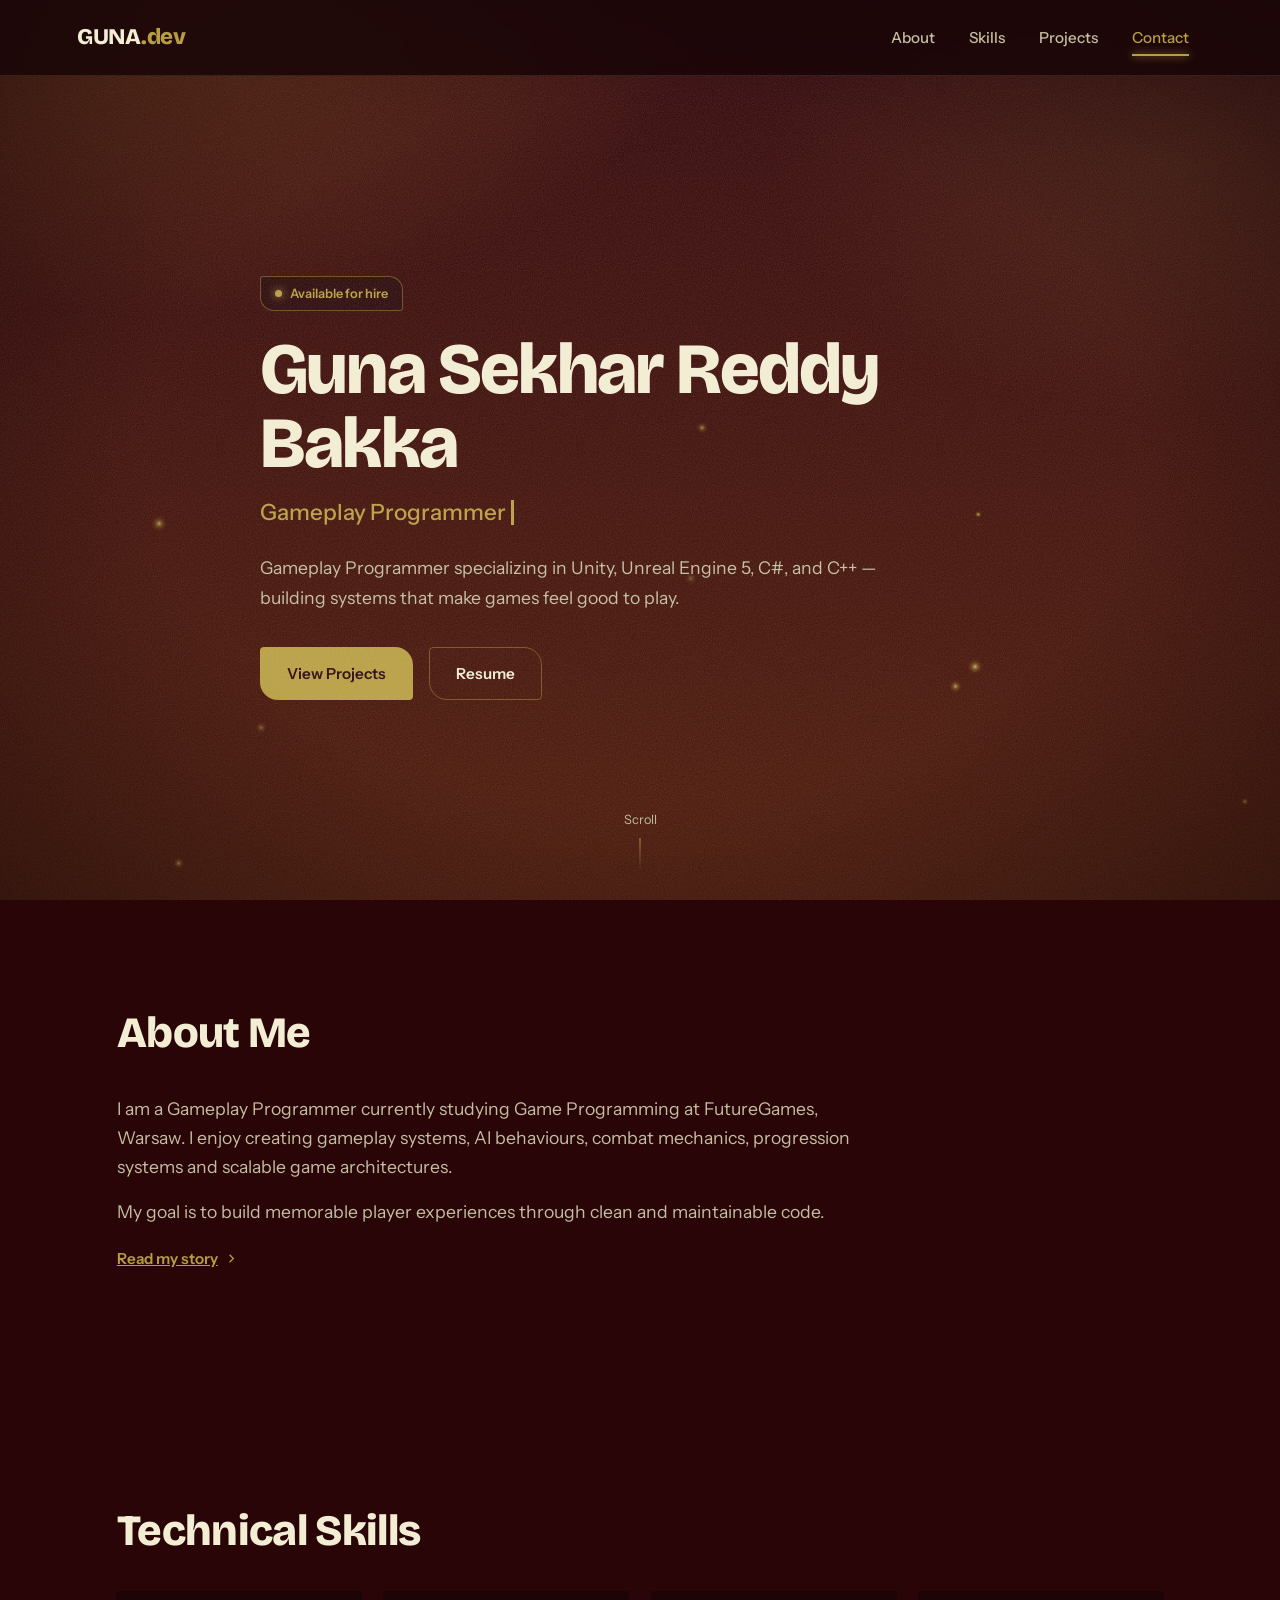
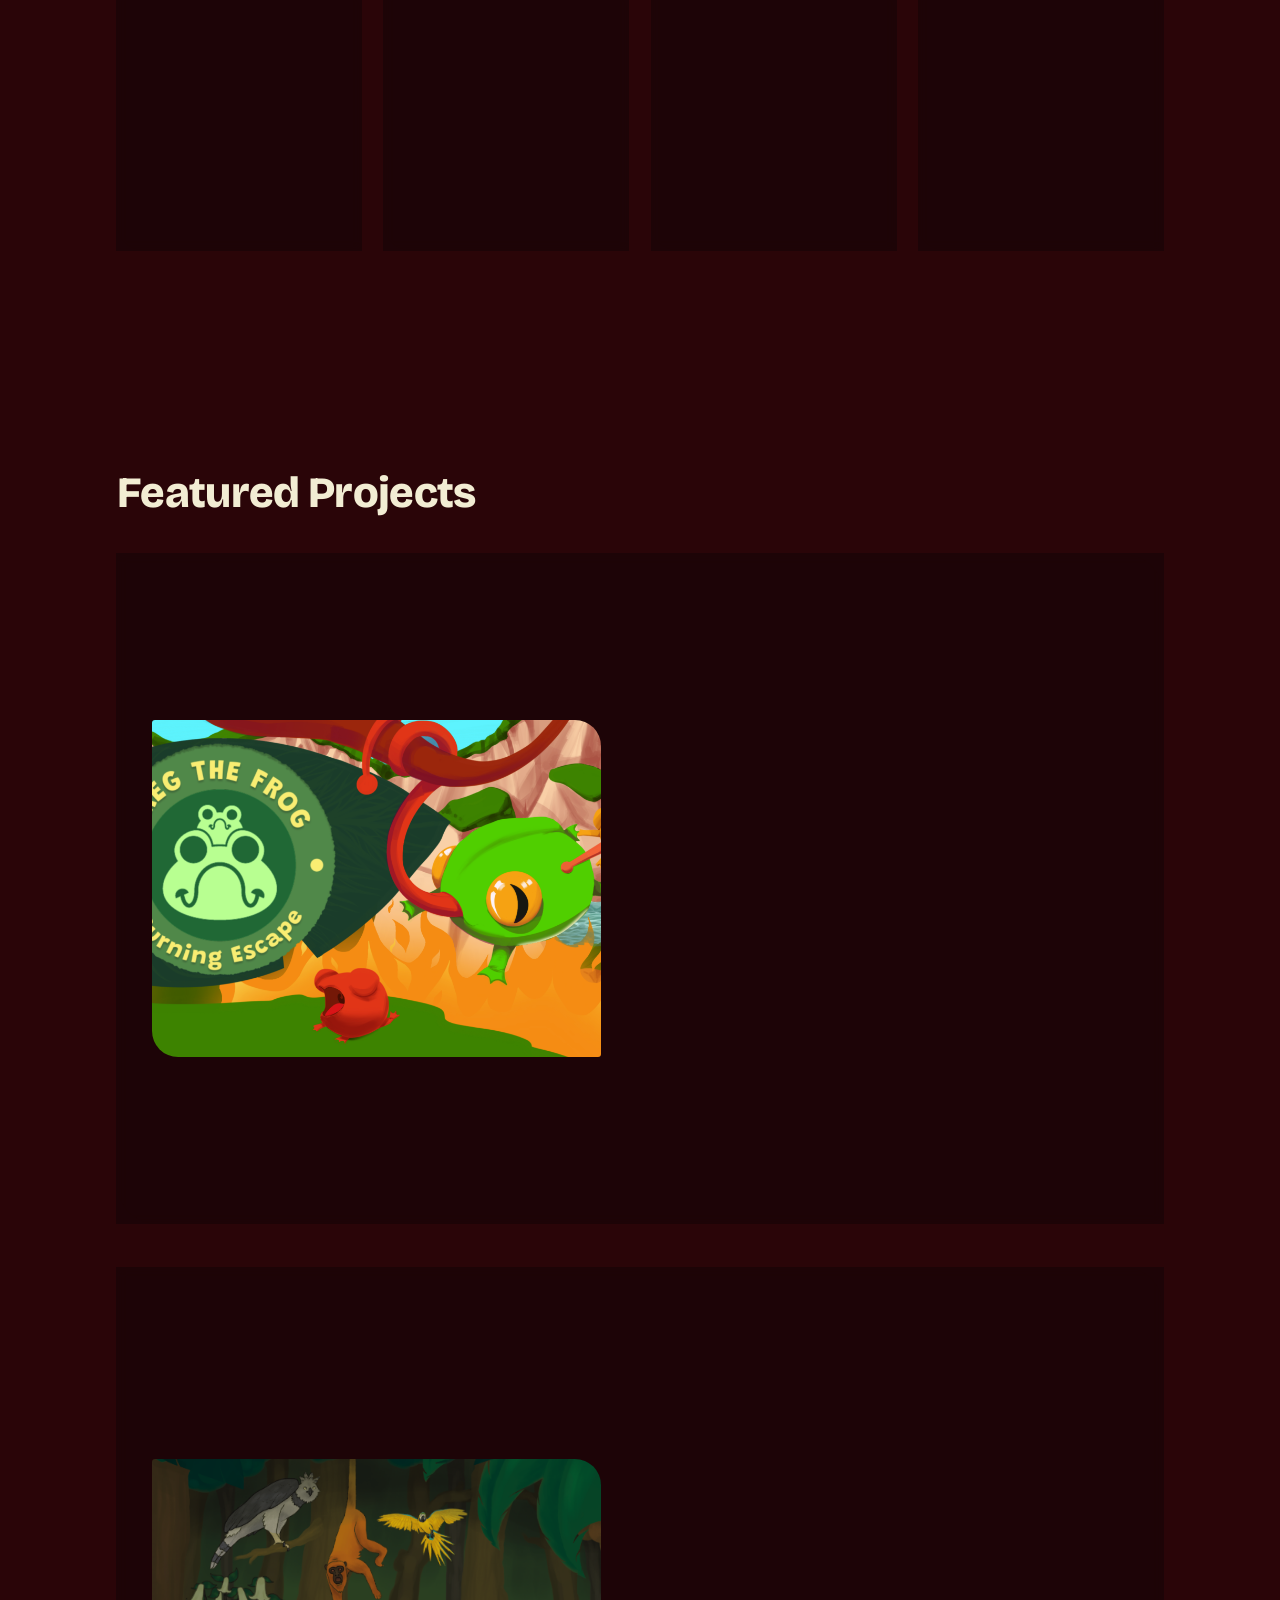
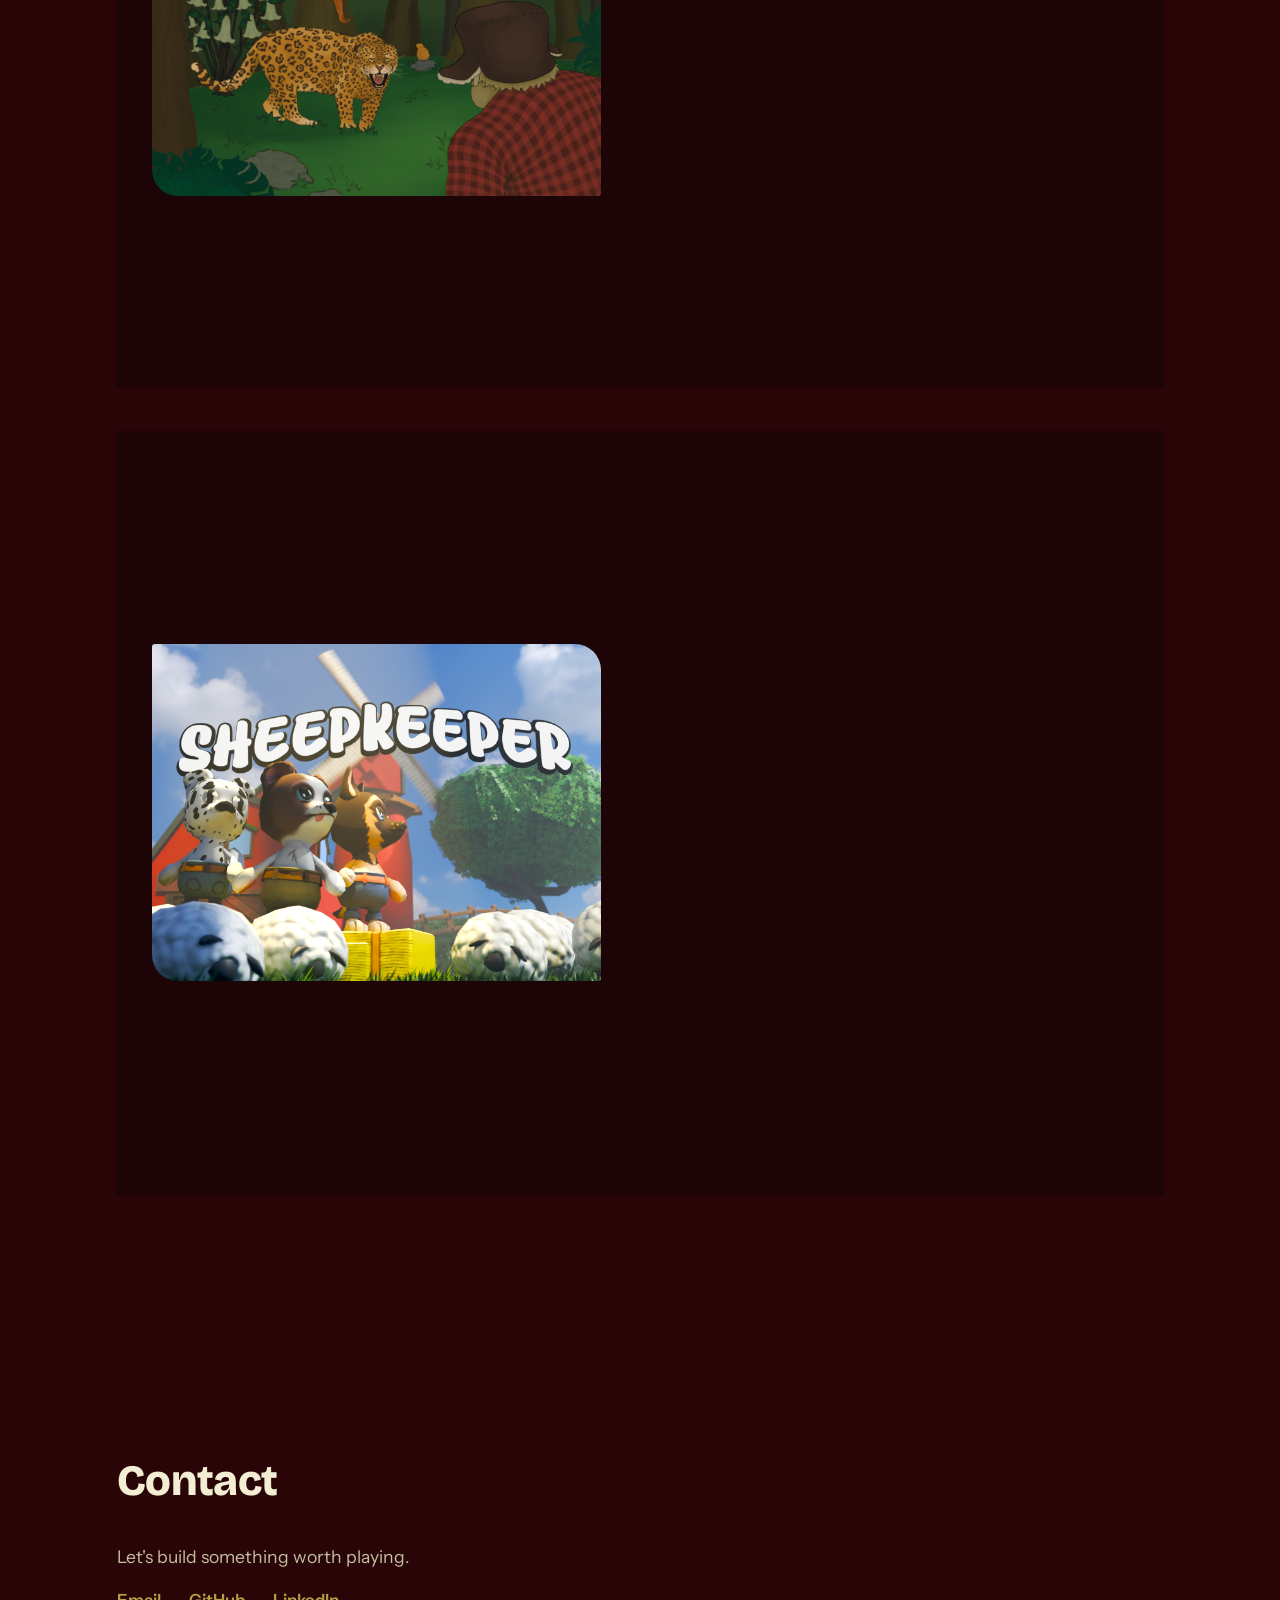
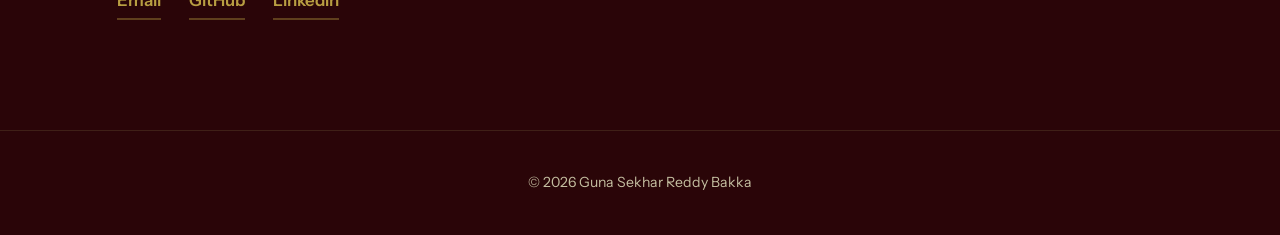
<file: index.html>
﻿<!DOCTYPE html>
<html lang="en">
<head>
<meta charset="UTF-8">
<meta name="viewport" content="width=device-width, initial-scale=1.0">
<title>Guna Sekhar Reddy | Gameplay Programmer</title>
<meta name="description" content="Guna Sekhar Reddy Bakka — Gameplay Programmer specializing in Unity, Unreal Engine, C# and C++.">

<link rel="preconnect" href="https://fonts.googleapis.com">
<link rel="preconnect" href="https://fonts.gstatic.com" crossorigin>
<link href="https://fonts.googleapis.com/css2?family=Bricolage+Grotesque:opsz,wght@12..96,500..800&family=Instrument+Sans:wght@400..700&display=swap" rel="stylesheet">

<meta name="theme-color" content="#310409">
<link rel="icon" href="data:image/svg+xml,%3Csvg xmlns=%27http://www.w3.org/2000/svg%27 viewBox=%270 0 100 100%27%3E%3Ctext y=%27.9em%27 font-size=%2790%27%3E🐸%3C/text%3E%3C/svg%3E">
<meta property="og:title" content="Guna Sekhar Reddy Bakka | Gameplay Programmer">
<meta property="og:description" content="Gameplay programmer in Unity and Unreal Engine 5. AI, combat and player systems.">
<meta property="og:type" content="website">
<link rel="stylesheet" href="Style.css">
</head>
<body>

<div class="scanlines" aria-hidden="true"></div>

<nav>
    <div class="logo">GUNA<span>.dev</span></div>

    <button class="nav-toggle" id="navToggle" aria-label="Toggle menu" aria-expanded="false">
        <span></span><span></span><span></span>
    </button>

    <ul id="navList">
        <li><a href="about.html"><em>About</em></a></li>
        <li><a href="#skills" data-nav><em>Skills</em></a></li>
        <li><a href="#projects" data-nav><em>Projects</em></a></li>
        <li><a href="#contact" data-nav><em>Contact</em></a></li>
    </ul>
</nav>

<header class="hero" id="top">

    <div class="hero-content">

        <div class="hero-profile">

            <div class="hero-text">

                <div class="status-chip"><span class="dot"></span> Available for hire</div>

                <h1>Guna Sekhar Reddy Bakka</h1>

                <h2><span id="typing"></span><span class="cursor" aria-hidden="true"></span></h2>

                <p class="hero-desc">
                    Gameplay Programmer specializing in
                    Unity, Unreal Engine 5, C#, and C++ —
                    building systems that make games feel good to play.
                </p>

                <div class="buttons">
                    <a href="#projects" class="btn">View Projects</a>
                    <a href="assests/resume.pdf" target="_blank" class="btn btn-outline">Resume</a>
                </div>

            </div>

        </div>

    </div>

    <a href="#about" class="scroll-cue" aria-label="Scroll to about section">
        <span>Scroll</span>
        <div class="scroll-line"></div>
    </a>

</header>

    <section id="about">

        <h2 class="section-title">About Me</h2>

        <p class="reveal">
            I am a Gameplay Programmer currently studying Game Programming
            at FutureGames, Warsaw. I enjoy creating gameplay systems, AI
            behaviours, combat mechanics, progression systems and scalable
            game architectures.
        </p>

        <p class="reveal">
            My goal is to build memorable player experiences through clean
            and maintainable code.
        </p>

        <p class="reveal">
            <a href="about.html" class="view-more">
                Read my story <svg viewBox="0 0 24 24" fill="none" stroke="currentColor" stroke-width="2"><path d="M9 6l6 6-6 6"/></svg>
            </a>
        </p>

    </section>

    <section id="skills">

        <h2 class="section-title">Technical Skills</h2>

        <div class="skill-grid">

            <div class="card hud-frame reveal">
                <h3>Languages</h3>
                <p>C#</p>
                <p>C++</p>
            </div>

            <div class="card hud-frame reveal">
                <h3>Engines</h3>
                <p>Unity</p>
                <p>Unreal Engine 5</p>
            </div>

            <div class="card hud-frame reveal">
                <h3>Workflow</h3>
                <p>Git &amp; Perforce</p>
                <p>Jira</p>
                <p>Scrum / Agile</p>
            </div>

            <div class="card hud-frame reveal">
                <h3>Focus Areas</h3>
                <p>Gameplay Programming</p>
                <p>AI Systems</p>
                <p>Combat Systems</p>
                <p>Player Mechanics</p>
                <p>Data Driven Design</p>
            </div>

        </div>

    </section>

    <section id="projects">

        <h2 class="section-title">Featured Projects</h2>

        <div class="project hud-frame reveal" data-link="greg-the-frog.html" data-biome="ember">

            <img src="assests/greg-the-frog.png" alt="Greg The Frog gameplay screenshot">

            <div class="project-info">

                <span class="project-tag">Unity • Gameplay Programming</span>
		<span class="project-tag-group">Academic • Group Project</span>

                <h3>Greg The Frog</h3>
		<p>
		   Greg the Frog: Burning Escape is a fast and momentum-driven platformer where split-second choices matter just as much as quick reflexes. 
		</p>

                <p>
                    As a Gameplay Programmer, I was responsible for implementing
                </p>

                <ul>
                    <li>Follower System</li>
                    <li>Checkpoint System</li>
                    <li>Lives &amp; Respawn</li>
                    <li>Audio Manager</li>
		    <li>Feedback System</li>
                </ul>

		 <p class="team-info">
                    Developed as part of a 15-person multidisciplinary team, collaborating closely with designers and other disciplines to prototype, iterate, and polish gameplay systems.
                </p>

                <div class="project-buttons">
                    <a href="https://futuregames.itch.io/greg-the-frog" target="_blank" class="btn">Play Game</a>
                    <a href="https://www.youtube.com/watch?v=Oufd0Ngkfu0" target="_blank" class="btn btn-outline">Gameplay Video</a>
                </div>

                <a href="greg-the-frog.html" class="view-more">
                    View full project <svg viewBox="0 0 24 24" fill="none" stroke="currentColor" stroke-width="2"><path d="M9 6l6 6-6 6"/></svg>
                </a>

            </div>

        </div>

        <div class="project hud-frame reveal" data-link="shaperfolk.html" data-biome="forest">

            <img src="assests/shaperfolk.png" alt="Shaperfolk gameplay screenshot">

            <div class="project-info">

                <span class="project-tag">Unity • Tower Defense</span>
		<span class="project-tag-group">Academic • Group Project 2</span>

                <h3>Shaperfolk</h3>

                <p>
                    Shaperfolk is a tower defense game set in the Amazon Rainforest, where the great Ceiba tree Poe connects the flora and fauna of the forest.
		     When the Lumberfolk invade the rainforest seeking magical powers from Poe's
 		    bark, players must defend the forest using a variety of towers and strategic combinations.
                </p>
		<p>
		   As a Gameplay Programmer, I worked on the </p>
                <ul>
                    <li>Tower Framework</li>
                    <li>Fusion System</li>
                    <li>Status Effects</li>
                    <li>Projectile Combat</li>
                </ul>

		<p class="team-info">
                   	Developed as part of an 18-person multidisciplinary team, 
			working closely with designers and other disciplines to iterate and polish the gameplay experience.
                </p>


                <div class="project-buttons">
                    <a href="https://futuregames.itch.io/shaperfolk" target="_blank" class="btn">Play Game</a>
                    <a href="https://www.youtube.com/watch?v=2InpBySqrmQ" target="_blank" class="btn btn-outline">Gameplay Video</a>
                </div>

                <a href="shaperfolk.html" class="view-more">
                    View full project <svg viewBox="0 0 24 24" fill="none" stroke="currentColor" stroke-width="2"><path d="M9 6l6 6-6 6"/></svg>
                </a>

            </div>

        </div>

        <div class="project hud-frame reveal" data-link="sheepkeeper.html" data-biome="meadow">

            <img src="assests/sheepkeeper.png" alt="Sheepkeeper gameplay screenshot">

            <div class="project-info">

                <span class="project-tag">Unreal Engine 5 • Gameplay Programming</span>
		<span class="project-tag-group">Academic • Group Project 3</span>

                <h3>Sheepkeeper</h3>

                <p>
                    Sheepkeeper is a cozy local co-op herding game where
                    two players work together to guide a flock of sheep
                    through levels, avoid hazards, and safely reach the barn.
                </p>

                <p>
                    As a Gameplay Programmer, I worked primarily on the
                </p>

                <ul>
                    <li>Sheep Behaviour System</li>
                    <li>Sheep Flocking AI</li>
                    <li>Leader Behaviour</li>
		    <li>Player Ability System</li>
                    <li>Obstacle Avoidance</li>
                    <li>Environmental Hazards</li>
                    <li>Niagara VFX</li>
                    <li>Post-Processing Effects</li>
                </ul>

                <p class="team-info">
                    Developed as part of a 12-person multidisciplinary team,
                    working closely with designers to iterate on gameplay,
                    AI behaviour and level interactions.
                </p>

                <div class="project-buttons">
                    <a href="https://futuregames.itch.io/sheepkeeper" target="_blank" class="btn">Play Game</a>
		    <a href="https://www.youtube.com/watch?v=l9Z9COZ32BE" target="_blank" class="btn btn-outline">Gameplay Video</a>

                </div>

                <a href="sheepkeeper.html" class="view-more">
                    View full project <svg viewBox="0 0 24 24" fill="none" stroke="currentColor" stroke-width="2"><path d="M9 6l6 6-6 6"/></svg>
                </a>

            </div>

        </div>

    </section>

    <section id="contact">

        <h2 class="section-title">Contact</h2>

        <p class="reveal">Let's build something worth playing.</p>

        <div class="socials reveal">

            <a href="mailto:gunashekarbakka@gmail.com">Email</a>
            <a href="https://github.com/gunashekar457" target="_blank">GitHub</a>
            <a href="https://www.linkedin.com/in/guna-sekhar-bakka/" target="_blank">LinkedIn</a>

        </div>

    </section>

    <footer>
        <p>&copy; <span id="year"></span> Guna Sekhar Reddy Bakka</p>
    </footer>

    <script src="Script.js"></script>

</body>
</html>
</file>
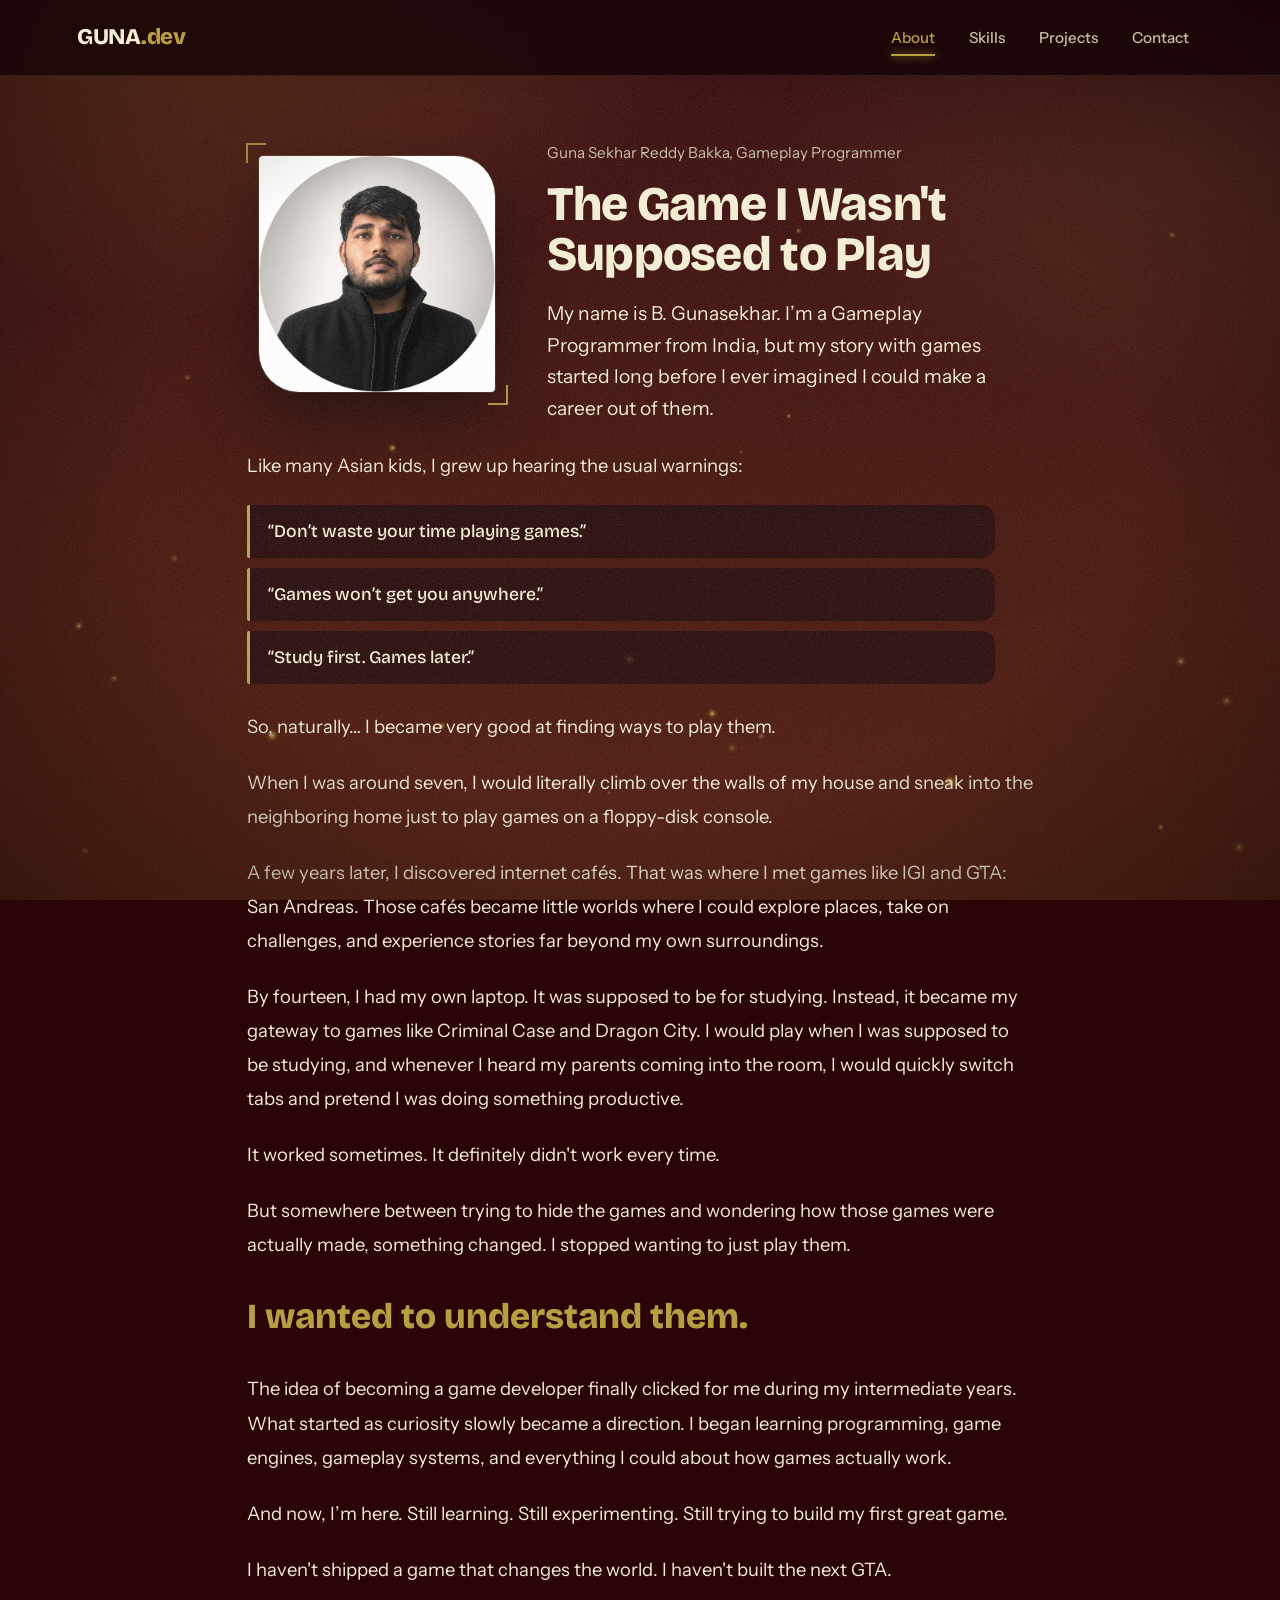
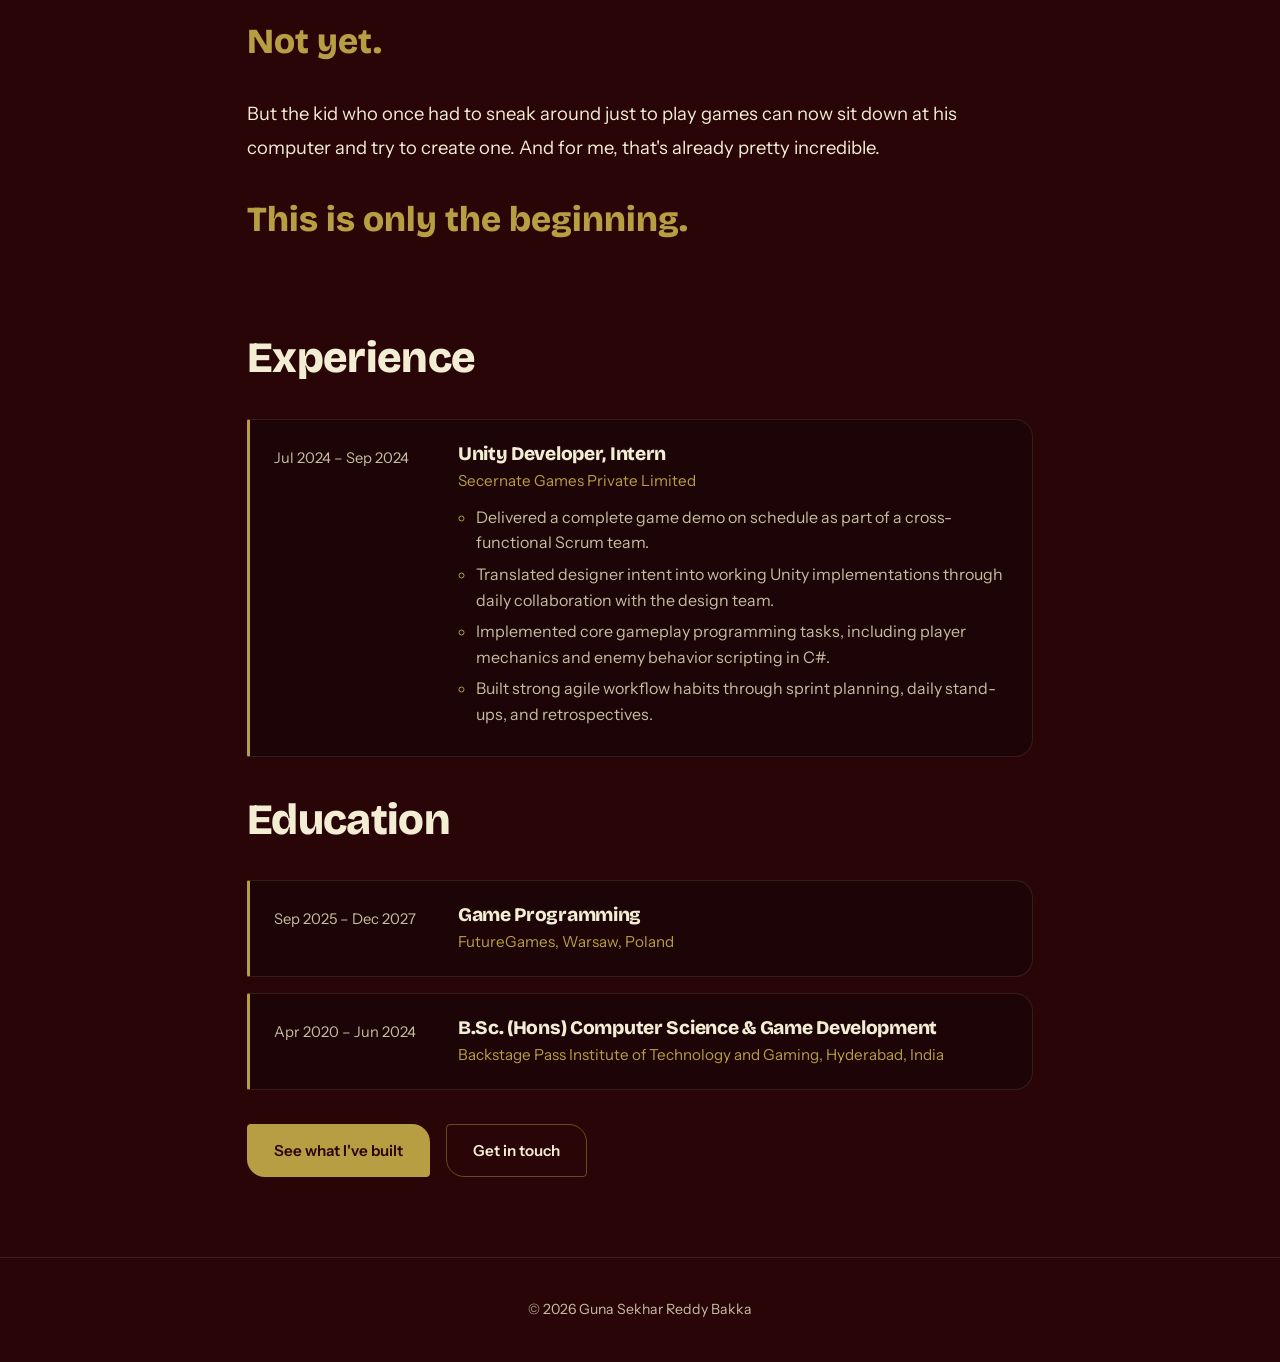
<file: about.html>
<!DOCTYPE html>
<html lang="en">
<head>
<meta charset="UTF-8">
<meta name="viewport" content="width=device-width, initial-scale=1.0">
<title>About | Guna Sekhar Reddy</title>
<meta name="description" content="The Game I Wasn't Supposed to Play: how Guna Sekhar Reddy Bakka went from sneaking games to making them.">

<link rel="preconnect" href="https://fonts.googleapis.com">
<link rel="preconnect" href="https://fonts.gstatic.com" crossorigin>
<link href="https://fonts.googleapis.com/css2?family=Bricolage+Grotesque:opsz,wght@12..96,500..800&family=Instrument+Sans:wght@400..700&display=swap" rel="stylesheet">

<meta name="theme-color" content="#310409">
<link rel="icon" href="data:image/svg+xml,%3Csvg xmlns=%27http://www.w3.org/2000/svg%27 viewBox=%270 0 100 100%27%3E%3Ctext y=%27.9em%27 font-size=%2790%27%3E🐸%3C/text%3E%3C/svg%3E">
<link rel="stylesheet" href="Style.css">
</head>
<body>

<div class="scanlines" aria-hidden="true"></div>

<nav>
    <div class="logo"><a href="index.html" style="text-decoration:none;color:inherit;">GUNA<span>.dev</span></a></div>

    <button class="nav-toggle" id="navToggle" aria-label="Toggle menu" aria-expanded="false">
        <span></span><span></span><span></span>
    </button>

    <ul id="navList">
        <li><a href="about.html" class="active"><em>About</em></a></li>
        <li><a href="index.html#skills">Skills</a></li>
        <li><a href="index.html#projects">Projects</a></li>
        <li><a href="index.html#contact">Contact</a></li>
    </ul>
</nav>

<article class="essay">

    <header class="essay-head">
        <div class="about-photo hud-frame">
            <img src="assests/guna-profile.png" alt="Portrait of Guna Sekhar Reddy Bakka">
        </div>
        <div>
            <span class="essay-role">Guna Sekhar Reddy Bakka, Gameplay Programmer</span>
            <h1>The Game I Wasn't Supposed to Play</h1>
            <p class="essay-lede">My name is B. Gunasekhar. I’m a Gameplay Programmer from India, but my story with games started long before I ever imagined I could make a career out of them.</p>
        </div>
    </header>

    <div class="essay-body">

        <p>Like many Asian kids, I grew up hearing the usual warnings:</p>
        <ul class="quote-list">
            <li>“Don’t waste your time playing games.”</li>
            <li>“Games won’t get you anywhere.”</li>
            <li>“Study first. Games later.”</li>
        </ul>
        <p>So, naturally… I became very good at finding ways to play them.</p>

        <p>When I was around seven, I would literally climb over the walls of my house and sneak into the neighboring home just to play games on a floppy-disk console.</p>

        <p>A few years later, I discovered internet cafés. That was where I met games like IGI and GTA: San Andreas. Those cafés became little worlds where I could explore places, take on challenges, and experience stories far beyond my own surroundings.</p>

        <p>By fourteen, I had my own laptop. It was supposed to be for studying. Instead, it became my gateway to games like Criminal Case and Dragon City. I would play when I was supposed to be studying, and whenever I heard my parents coming into the room, I would quickly switch tabs and pretend I was doing something productive.</p>
        <p>It worked sometimes. It definitely didn't work every time.</p>

        <p>But somewhere between trying to hide the games and wondering how those games were actually made, something changed. I stopped wanting to just play them.</p>
        <p class="punch">I wanted to understand them.</p>

        <p>The idea of becoming a game developer finally clicked for me during my intermediate years. What started as curiosity slowly became a direction. I began learning programming, game engines, gameplay systems, and everything I could about how games actually work.</p>

        <p>And now, I’m here. Still learning. Still experimenting. Still trying to build my first great game.</p>
        <p>I haven't shipped a game that changes the world. I haven't built the next GTA.</p>
        <p class="punch">Not yet.</p>

        <p>But the kid who once had to sneak around just to play games can now sit down at his computer and try to create one. And for me, that's already pretty incredible.</p>
        <p class="punch">This is only the beginning.</p>

    </div>

</article>

<div class="resume-block">

    <h2 class="section-title">Experience</h2>

    <ul class="timeline">
        <li>
            <div class="when">Jul 2024 – Sep 2024</div>
            <div>
                <h3>Unity Developer, Intern</h3>
                <div class="where">Secernate Games Private Limited</div>
                <ul>
                    <li>Delivered a complete game demo on schedule as part of a cross-functional Scrum team.</li>
                    <li>Translated designer intent into working Unity implementations through daily collaboration with the design team.</li>
                    <li>Implemented core gameplay programming tasks, including player mechanics and enemy behavior scripting in C#.</li>
                    <li>Built strong agile workflow habits through sprint planning, daily stand-ups, and retrospectives.</li>
                </ul>
            </div>
        </li>
    </ul>

</div>

<div class="resume-block">

    <h2 class="section-title">Education</h2>

    <ul class="timeline">
        <li>
            <div class="when">Sep 2025 – Dec 2027</div>
            <div>
                <h3>Game Programming</h3>
                <div class="where">FutureGames, Warsaw, Poland</div>
            </div>
        </li>
        <li>
            <div class="when">Apr 2020 – Jun 2024</div>
            <div>
                <h3>B.Sc. (Hons) Computer Science &amp; Game Development</h3>
                <div class="where">Backstage Pass Institute of Technology and Gaming, Hyderabad, India</div>
            </div>
        </li>
    </ul>

</div>

<div class="story-end">
    <a href="index.html#projects" class="btn">See what I've built</a>
    <a href="mailto:gunashekarbakka@gmail.com" class="btn btn-outline">Get in touch</a>
</div>

<footer>
    <p>&copy; <span id="year"></span> Guna Sekhar Reddy Bakka</p>
</footer>

<script src="Script.js"></script>

</body>
</html>
</file>
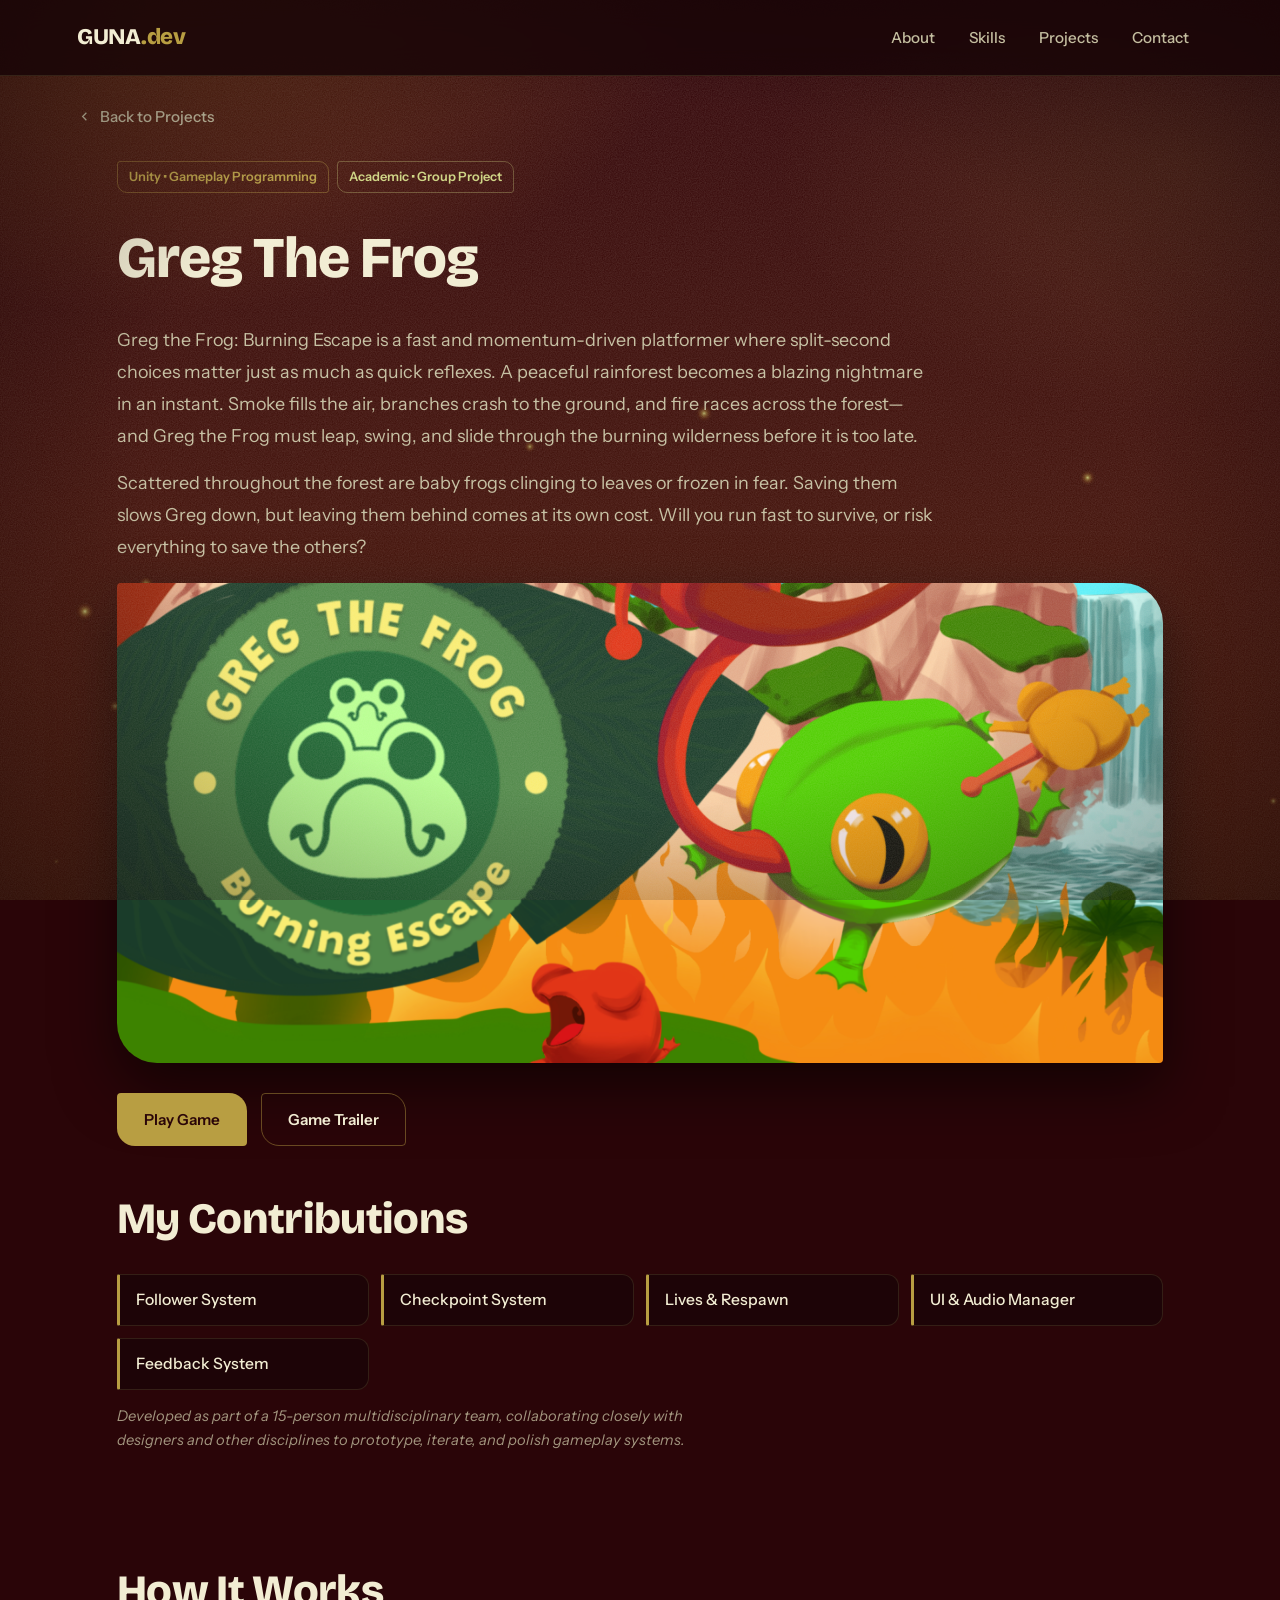
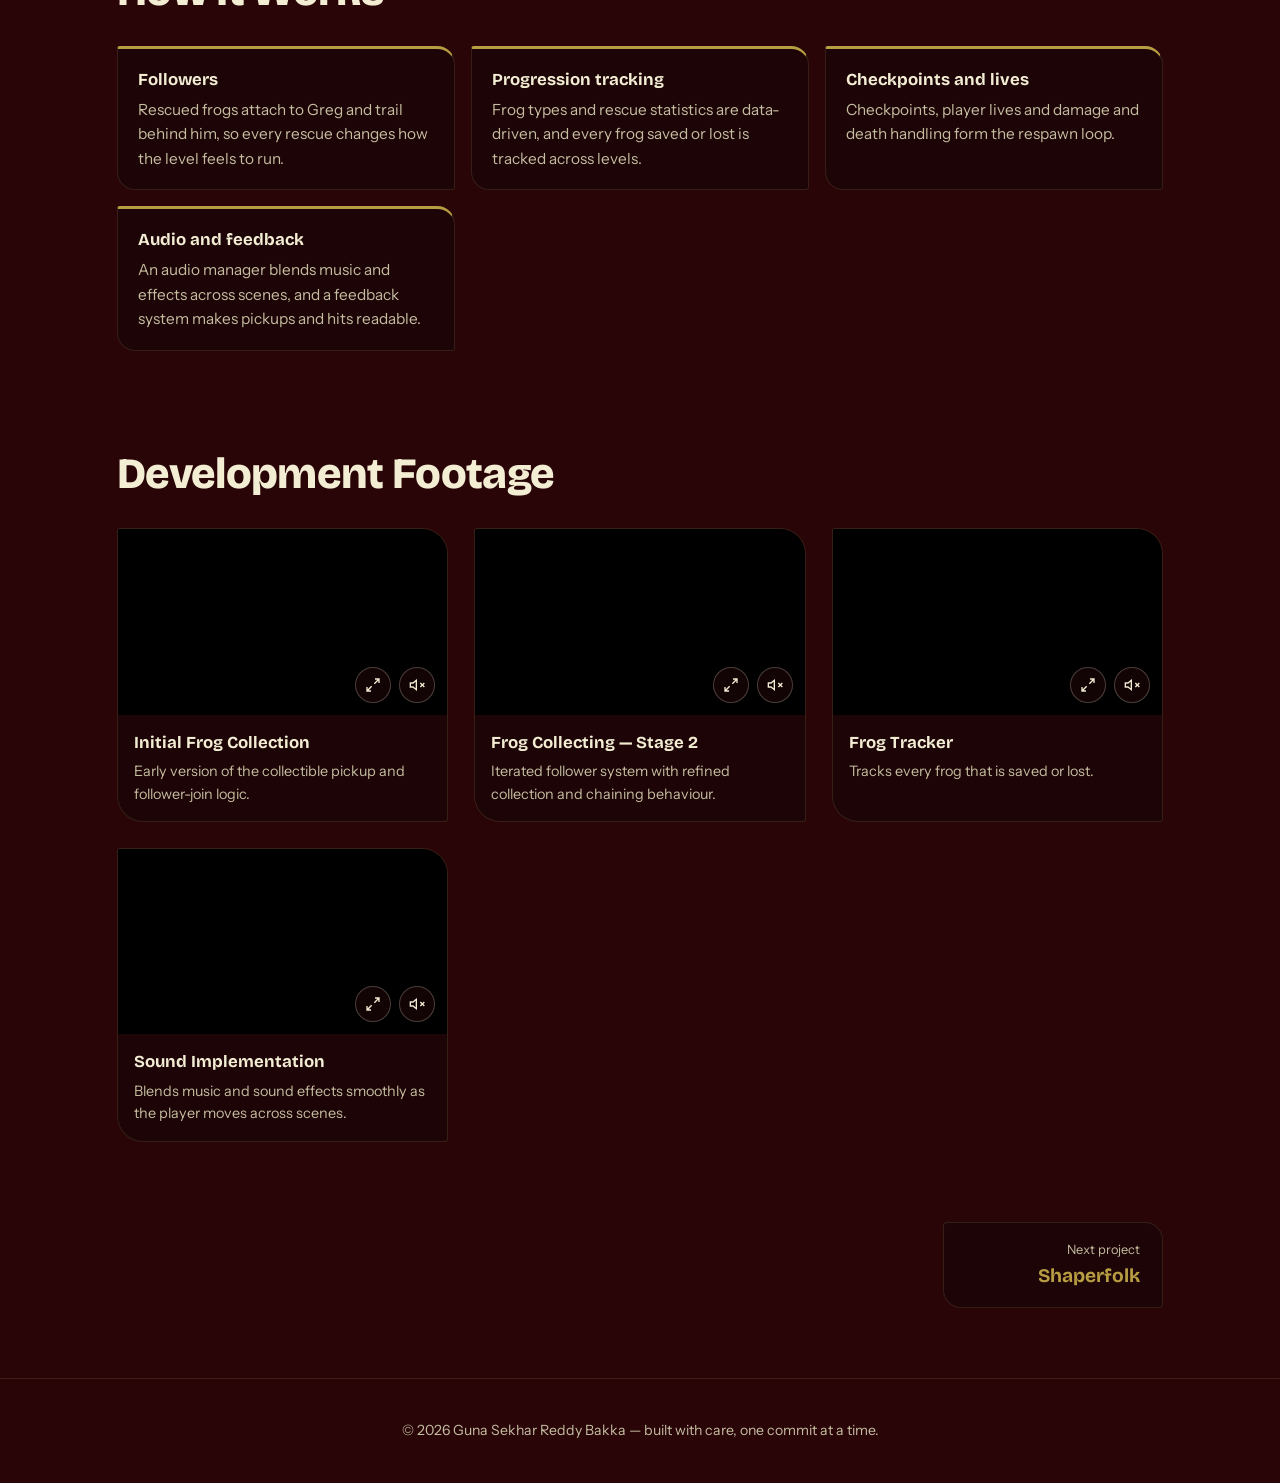
<file: greg-the-frog.html>
<!DOCTYPE html>
<html lang="en">
<head>
<meta charset="UTF-8">
<meta name="viewport" content="width=device-width, initial-scale=1.0">
<title>Greg The Frog | Guna Sekhar Reddy</title>
<meta name="description" content="Greg The Frog: Burning Escape — a momentum-driven platformer. Gameplay programming breakdown by Guna Sekhar Reddy Bakka.">

<link rel="preconnect" href="https://fonts.googleapis.com">
<link rel="preconnect" href="https://fonts.gstatic.com" crossorigin>
<link href="https://fonts.googleapis.com/css2?family=Bricolage+Grotesque:opsz,wght@12..96,500..800&family=Instrument+Sans:wght@400..700&display=swap" rel="stylesheet">

<meta name="theme-color" content="#310409">
<link rel="icon" href="data:image/svg+xml,%3Csvg xmlns=%27http://www.w3.org/2000/svg%27 viewBox=%270 0 100 100%27%3E%3Ctext y=%27.9em%27 font-size=%2790%27%3E🐸%3C/text%3E%3C/svg%3E">
<link rel="stylesheet" href="Style.css">
</head>
<body>

<div class="scanlines" aria-hidden="true"></div>

<nav>
    <div class="logo"><a href="index.html" style="text-decoration:none;color:inherit;">GUNA<span>.dev</span></a></div>

    <button class="nav-toggle" id="navToggle" aria-label="Toggle menu" aria-expanded="false">
        <span></span><span></span><span></span>
    </button>

    <ul id="navList">
        <li><a href="about.html">About</a></li>
        <li><a href="index.html#skills">Skills</a></li>
        <li><a href="index.html#projects">Projects</a></li>
        <li><a href="index.html#contact">Contact</a></li>
    </ul>
</nav>

<a href="index.html#projects" class="back-link">
    <svg viewBox="0 0 24 24" fill="none" stroke="currentColor" stroke-width="2"><path d="M15 18l-6-6 6-6"/></svg>
    Back to Projects
</a>

<div class="detail-hero">

    <div class="detail-tags">
        <span class="project-tag">Unity • Gameplay Programming</span>
        <span class="project-tag-group">Academic • Group Project</span>
    </div>

    <h1>Greg The Frog</h1>

    <p class="lede">
        Greg the Frog: Burning Escape is a fast and momentum-driven platformer where split-second choices matter just as much as quick reflexes. 
	A peaceful rainforest becomes a blazing nightmare in an instant. Smoke fills the air, branches crash to the ground, and fire races across
	 the forest—and Greg the Frog must leap, swing, and slide through the burning wilderness before it is too late.
    </p>
	<p class="lede">
	Scattered throughout the forest are baby frogs clinging to leaves or frozen in fear. 
	Saving them slows Greg down, but leaving them behind comes at its own cost. Will you run fast to survive, or risk everything to save the others?
        </p>


   

    <img src="assests/greg-the-frog.png" alt="Greg The Frog gameplay screenshot">

    <div class="detail-buttons">
        <a href="https://futuregames.itch.io/greg-the-frog" target="_blank" class="btn">Play Game</a>
        <a href="https://www.youtube.com/watch?v=Oufd0Ngkfu0" target="_blank" class="btn btn-outline">Game Trailer</a>
    </div>

</div>

<section class="detail-section">

    <h2 class="section-title"><span class="tag">//</span> My Contributions</h2>

    <ul class="contribution-list">
        <li>Follower System</li>
        <li>Checkpoint System</li>
        <li>Lives &amp; Respawn</li>
        <li>UI &amp; Audio Manager</li>
        <li>Feedback System</li>
    </ul>

    <p class="team-info">
        Developed as part of a 15-person multidisciplinary team, collaborating
        closely with designers and other disciplines to prototype, iterate,
        and polish gameplay systems.
    </p>

</section>

<section class="detail-section">

    <h2 class="section-title">How It Works</h2>

    <ul class="tech-list">
        <li><b>Followers</b>Rescued frogs attach to Greg and trail behind him, so every rescue changes how the level feels to run.</li>
        <li><b>Progression tracking</b>Frog types and rescue statistics are data-driven, and every frog saved or lost is tracked across levels.</li>
        <li><b>Checkpoints and lives</b>Checkpoints, player lives and damage and death handling form the respawn loop.</li>
        <li><b>Audio and feedback</b>An audio manager blends music and effects across scenes, and a feedback system makes pickups and hits readable.</li>
    </ul>

</section>

<section class="detail-section">

    <h2 class="section-title"><span class="tag">//</span> Development Footage</h2>

    <div class="video-grid">

      

        <div class="video-card">
            <div class="video-wrap">
                                <iframe class="yt-player" data-video-id="6fDcRu2g8iw"
                    src="https://www.youtube.com/embed/6fDcRu2g8iw?enablejsapi=1&autoplay=1&mute=1&loop=1&playlist=6fDcRu2g8iw&controls=0&disablekb=1&modestbranding=1&rel=0&fs=0&iv_load_policy=1&playsinline=1"
                    title="Initial Frog Collection"
                    frameborder="0"
                    allow="autoplay; encrypted-media; picture-in-picture"
                    referrerpolicy="strict-origin-when-cross-origin"></iframe>
                <button class="mute-toggle" aria-label="Unmute video">
                    <svg class="icon-muted" viewBox="0 0 24 24" fill="none" stroke="currentColor" stroke-width="2"><path d="M11 5 6 9H2v6h4l5 4V5z"/><line x1="23" y1="9" x2="17" y2="15"/><line x1="17" y1="9" x2="23" y2="15"/></svg>
                    <svg class="icon-unmuted" viewBox="0 0 24 24" fill="none" stroke="currentColor" stroke-width="2"><path d="M11 5 6 9H2v6h4l5 4V5z"/><path d="M15.5 8.5a5 5 0 0 1 0 7"/><path d="M18.5 5.5a9 9 0 0 1 0 13"/></svg>
                </button>
            </div>
            <div class="video-card-caption">
                <h4>Initial Frog Collection</h4>
                <p>Early version of the collectible pickup and follower-join logic.</p>
            </div>
        </div>

        <div class="video-card">
            <div class="video-wrap">
                                <iframe class="yt-player" data-video-id="TkrwMH0BINU"
                    src="https://www.youtube.com/embed/TkrwMH0BINU?enablejsapi=1&autoplay=1&mute=1&loop=1&playlist=TkrwMH0BINU&controls=0&disablekb=1&modestbranding=1&rel=0&fs=0&iv_load_policy=1&playsinline=1"
                    title="Frog Collecting Stage 2"
                    frameborder="0"
                    allow="autoplay; encrypted-media; picture-in-picture"
                    referrerpolicy="strict-origin-when-cross-origin"></iframe>
                <button class="mute-toggle" aria-label="Unmute video">
                    <svg class="icon-muted" viewBox="0 0 24 24" fill="none" stroke="currentColor" stroke-width="2"><path d="M11 5 6 9H2v6h4l5 4V5z"/><line x1="23" y1="9" x2="17" y2="15"/><line x1="17" y1="9" x2="23" y2="15"/></svg>
                    <svg class="icon-unmuted" viewBox="0 0 24 24" fill="none" stroke="currentColor" stroke-width="2"><path d="M11 5 6 9H2v6h4l5 4V5z"/><path d="M15.5 8.5a5 5 0 0 1 0 7"/><path d="M18.5 5.5a9 9 0 0 1 0 13"/></svg>
                </button>
            </div>
            <div class="video-card-caption">
                <h4>Frog Collecting — Stage 2</h4>
                <p>Iterated follower system with refined collection and chaining behaviour.</p>
            </div>
        </div>
  <div class="video-card">
            <div class="video-wrap">
                                <iframe class="yt-player" data-video-id="Cgkznf5SU4Q"
                    src="https://www.youtube.com/embed/Cgkznf5SU4Q?enablejsapi=1&autoplay=1&mute=1&loop=1&playlist=Cgkznf5SU4Q&controls=0&disablekb=1&modestbranding=1&rel=0&fs=0&iv_load_policy=1&playsinline=1"
                    title="Frog Tracker"
                    frameborder="0"
                    allow="autoplay; encrypted-media; picture-in-picture"
                    referrerpolicy="strict-origin-when-cross-origin"></iframe>
                <button class="mute-toggle" aria-label="Unmute video">
                    <svg class="icon-muted" viewBox="0 0 24 24" fill="none" stroke="currentColor" stroke-width="2"><path d="M11 5 6 9H2v6h4l5 4V5z"/><line x1="23" y1="9" x2="17" y2="15"/><line x1="17" y1="9" x2="23" y2="15"/></svg>
                    <svg class="icon-unmuted" viewBox="0 0 24 24" fill="none" stroke="currentColor" stroke-width="2"><path d="M11 5 6 9H2v6h4l5 4V5z"/><path d="M15.5 8.5a5 5 0 0 1 0 7"/><path d="M18.5 5.5a9 9 0 0 1 0 13"/></svg>
                </button>
            </div>
            <div class="video-card-caption">
                <h4>Frog Tracker</h4>
                <p>Tracks every frog that is saved or lost.</p>
            </div>
        </div>

        <div class="video-card">
            <div class="video-wrap">
                                <iframe class="yt-player" data-video-id="LajZLiJANRw"
                    src="https://www.youtube.com/embed/LajZLiJANRw?enablejsapi=1&autoplay=1&mute=1&loop=1&playlist=LajZLiJANRw&controls=0&disablekb=1&modestbranding=1&rel=0&fs=0&iv_load_policy=1&playsinline=1"
                    title="Sound Implementation"
                    frameborder="0"
                    allow="autoplay; encrypted-media; picture-in-picture"
                    referrerpolicy="strict-origin-when-cross-origin"></iframe>
                <button class="mute-toggle" aria-label="Unmute video">
                    <svg class="icon-muted" viewBox="0 0 24 24" fill="none" stroke="currentColor" stroke-width="2"><path d="M11 5 6 9H2v6h4l5 4V5z"/><line x1="23" y1="9" x2="17" y2="15"/><line x1="17" y1="9" x2="23" y2="15"/></svg>
                    <svg class="icon-unmuted" viewBox="0 0 24 24" fill="none" stroke="currentColor" stroke-width="2"><path d="M11 5 6 9H2v6h4l5 4V5z"/><path d="M15.5 8.5a5 5 0 0 1 0 7"/><path d="M18.5 5.5a9 9 0 0 1 0 13"/></svg>
                </button>
            </div>
            <div class="video-card-caption">
                <h4>Sound Implementation</h4>
                <p>Blends music and sound effects smoothly as the player moves across scenes.</p>
            </div>
        </div>

    </div>

</section>

<div class="project-pager">
    <span></span>
    <a href="shaperfolk.html" class="next"><small>Next project</small><b>Shaperfolk</b></a>
</div>

<footer>
    <p>&copy; <span id="year"></span> Guna Sekhar Reddy Bakka — built with care, one commit at a time.</p>
</footer>

<script src="Script.js"></script>

</body>
</html>
</file>
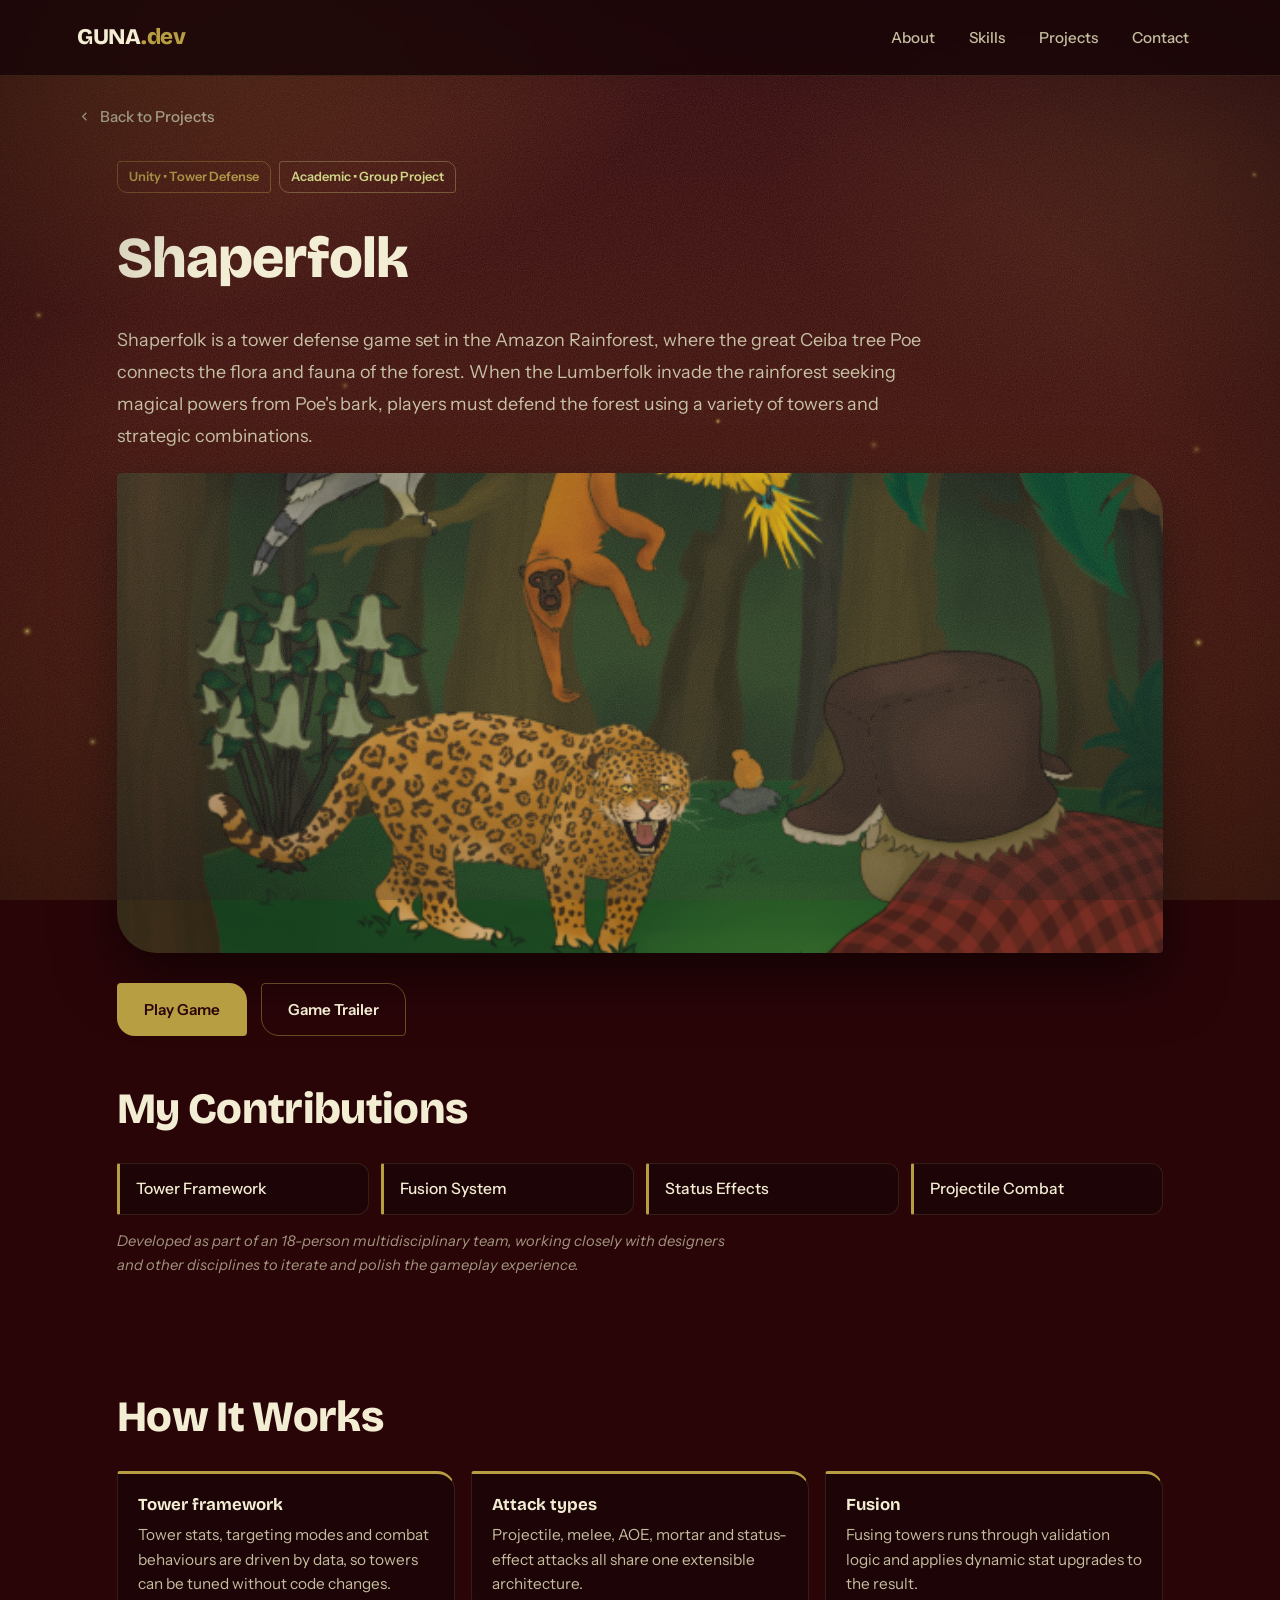
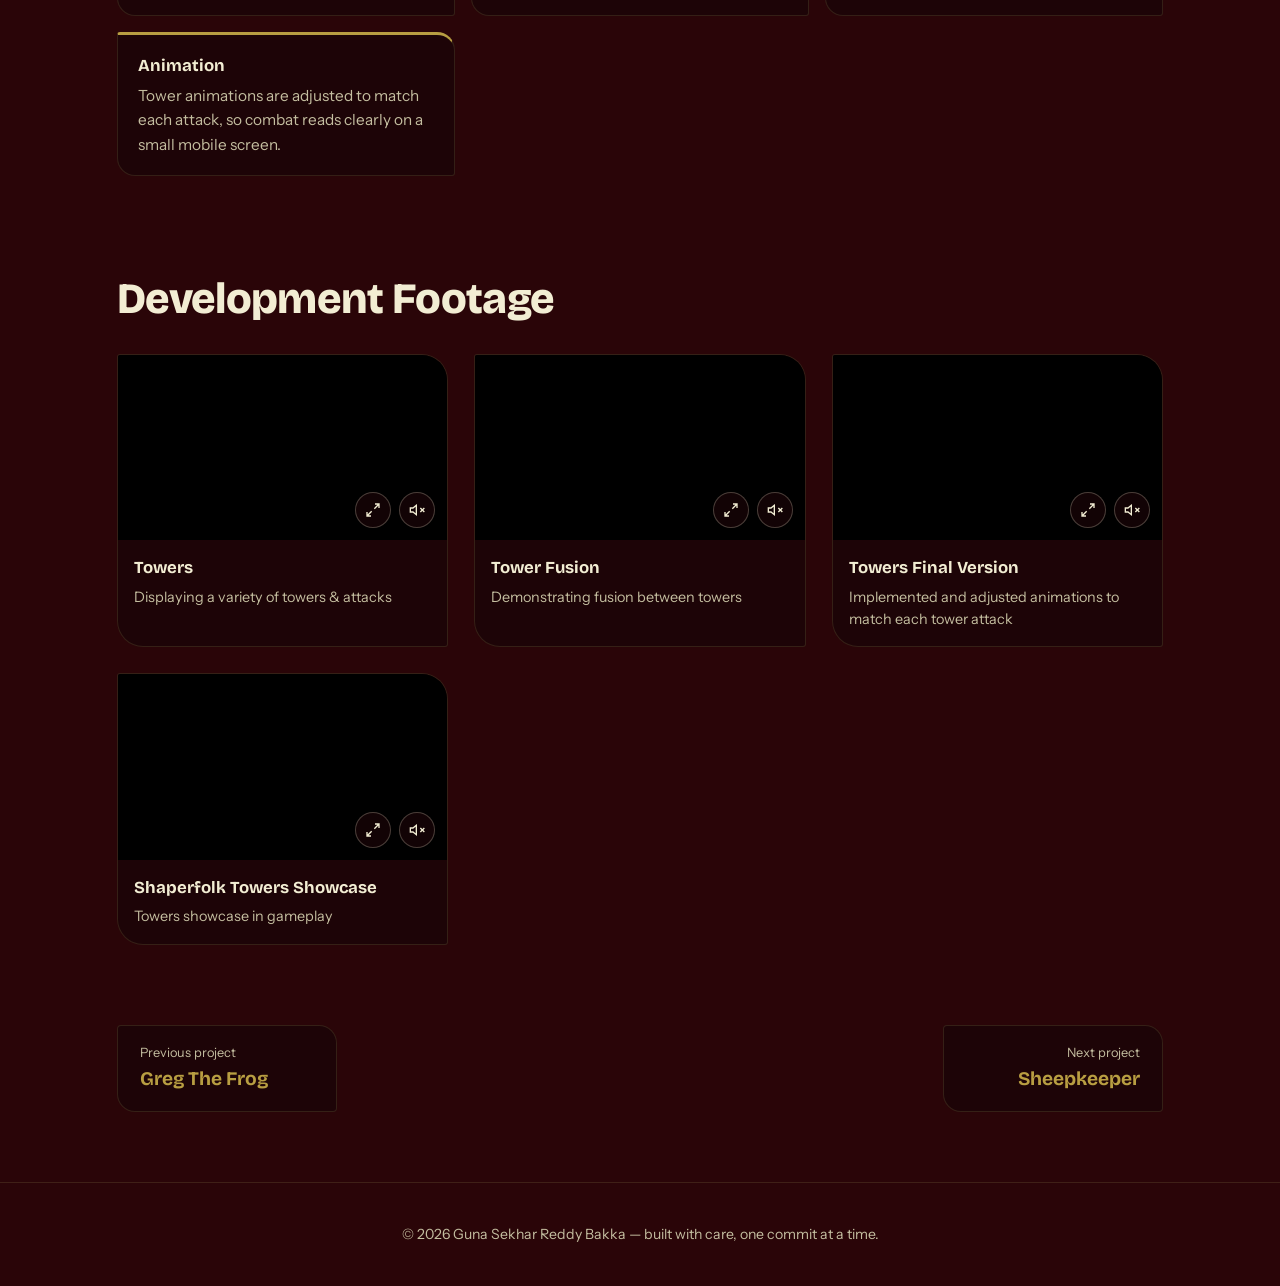
<file: shaperfolk.html>
<!DOCTYPE html>
<html lang="en">
<head>
<meta charset="UTF-8">
<meta name="viewport" content="width=device-width, initial-scale=1.0">
<title>Shaperfolk | Guna Sekhar Reddy</title>
<meta name="description" content="Shaperfolk — a tower defense game set in the Amazon Rainforest. Gameplay programming breakdown by Guna Sekhar Reddy Bakka.">

<link rel="preconnect" href="https://fonts.googleapis.com">
<link rel="preconnect" href="https://fonts.gstatic.com" crossorigin>
<link href="https://fonts.googleapis.com/css2?family=Bricolage+Grotesque:opsz,wght@12..96,500..800&family=Instrument+Sans:wght@400..700&display=swap" rel="stylesheet">

<meta name="theme-color" content="#310409">
<link rel="icon" href="data:image/svg+xml,%3Csvg xmlns=%27http://www.w3.org/2000/svg%27 viewBox=%270 0 100 100%27%3E%3Ctext y=%27.9em%27 font-size=%2790%27%3E🐸%3C/text%3E%3C/svg%3E">
<link rel="stylesheet" href="Style.css">
</head>
<body>

<div class="scanlines" aria-hidden="true"></div>

<nav>
    <div class="logo"><a href="index.html" style="text-decoration:none;color:inherit;">GUNA<span>.dev</span></a></div>

    <button class="nav-toggle" id="navToggle" aria-label="Toggle menu" aria-expanded="false">
        <span></span><span></span><span></span>
    </button>

    <ul id="navList">
        <li><a href="about.html">About</a></li>
        <li><a href="index.html#skills">Skills</a></li>
        <li><a href="index.html#projects">Projects</a></li>
        <li><a href="index.html#contact">Contact</a></li>
    </ul>
</nav>

<a href="index.html#projects" class="back-link">
    <svg viewBox="0 0 24 24" fill="none" stroke="currentColor" stroke-width="2"><path d="M15 18l-6-6 6-6"/></svg>
    Back to Projects
</a>

<div class="detail-hero">

    <div class="detail-tags">
        <span class="project-tag">Unity • Tower Defense</span>
        <span class="project-tag-group">Academic • Group Project</span>
    </div>

    <h1>Shaperfolk</h1>

    <p class="lede">
        Shaperfolk is a tower defense game set in the Amazon Rainforest, where
        the great Ceiba tree Poe connects the flora and fauna of the forest.
        When the Lumberfolk invade the rainforest seeking magical powers from
        Poe's bark, players must defend the forest using a variety of towers
        and strategic combinations.
    </p>

    

    <img src="assests/shaperfolk.png" alt="Shaperfolk gameplay screenshot">

    <div class="detail-buttons">
        <a href="https://futuregames.itch.io/shaperfolk" target="_blank" class="btn">Play Game</a>
        <a href="https://www.youtube.com/watch?v=2InpBySqrmQ" target="_blank" class="btn btn-outline">Game Trailer</a>
    </div>

</div>

<section class="detail-section">

    <h2 class="section-title"><span class="tag">//</span> My Contributions</h2>
	

    <ul class="contribution-list">
        <li>Tower Framework</li>
        <li>Fusion System</li>
        <li>Status Effects</li>
        <li>Projectile Combat</li>
    </ul>

    <p class="team-info">
        Developed as part of an 18-person multidisciplinary team, working
        closely with designers and other disciplines to iterate and polish
        the gameplay experience.
    </p>

</section>

<section class="detail-section">

    <h2 class="section-title">How It Works</h2>

    <ul class="tech-list">
        <li><b>Tower framework</b>Tower stats, targeting modes and combat behaviours are driven by data, so towers can be tuned without code changes.</li>
        <li><b>Attack types</b>Projectile, melee, AOE, mortar and status-effect attacks all share one extensible architecture.</li>
        <li><b>Fusion</b>Fusing towers runs through validation logic and applies dynamic stat upgrades to the result.</li>
        <li><b>Animation</b>Tower animations are adjusted to match each attack, so combat reads clearly on a small mobile screen.</li>
    </ul>

</section>

<section class="detail-section">

    <h2 class="section-title"><span class="tag">//</span> Development Footage</h2>
    <div class="video-grid">

    
        
        <div class="video-card">
            <div class="video-wrap">
                                <iframe class="yt-player" data-video-id="07KuZ4bhs-U"
                    src="https://www.youtube.com/embed/07KuZ4bhs-U?enablejsapi=1&autoplay=1&mute=1&loop=1&playlist=07KuZ4bhs-U&controls=0&disablekb=1&modestbranding=1&rel=0&fs=0&iv_load_policy=1&playsinline=1"
                    title="Towers"
                    frameborder="0"
                    allow="autoplay; encrypted-media; picture-in-picture"
                    referrerpolicy="strict-origin-when-cross-origin"></iframe>
                <button class="mute-toggle" aria-label="Unmute video">
                    <svg class="icon-muted" viewBox="0 0 24 24" fill="none" stroke="currentColor" stroke-width="2"><path d="M11 5 6 9H2v6h4l5 4V5z"/><line x1="23" y1="9" x2="17" y2="15"/><line x1="17" y1="9" x2="23" y2="15"/></svg>
                    <svg class="icon-unmuted" viewBox="0 0 24 24" fill="none" stroke="currentColor" stroke-width="2"><path d="M11 5 6 9H2v6h4l5 4V5z"/><path d="M15.5 8.5a5 5 0 0 1 0 7"/><path d="M18.5 5.5a9 9 0 0 1 0 13"/></svg>
                </button>
            </div>
            <div class="video-card-caption">
                <h4>Towers</h4>
                <p>Displaying a variety of towers &amp; attacks</p>
            </div>
        </div>
    
 <div class="video-card">
            <div class="video-wrap">
                                <iframe class="yt-player" data-video-id="KIiLBeI97Yg"
                    src="https://www.youtube.com/embed/KIiLBeI97Yg?enablejsapi=1&autoplay=1&mute=1&loop=1&playlist=KIiLBeI97Yg&controls=0&disablekb=1&modestbranding=1&rel=0&fs=0&iv_load_policy=1&playsinline=1"
                    title="Tower Fusion"
                    frameborder="0"
                    allow="autoplay; encrypted-media; picture-in-picture"
                    referrerpolicy="strict-origin-when-cross-origin"></iframe>
                <button class="mute-toggle" aria-label="Unmute video">
                    <svg class="icon-muted" viewBox="0 0 24 24" fill="none" stroke="currentColor" stroke-width="2"><path d="M11 5 6 9H2v6h4l5 4V5z"/><line x1="23" y1="9" x2="17" y2="15"/><line x1="17" y1="9" x2="23" y2="15"/></svg>
                    <svg class="icon-unmuted" viewBox="0 0 24 24" fill="none" stroke="currentColor" stroke-width="2"><path d="M11 5 6 9H2v6h4l5 4V5z"/><path d="M15.5 8.5a5 5 0 0 1 0 7"/><path d="M18.5 5.5a9 9 0 0 1 0 13"/></svg>
                </button>
            </div>
            <div class="video-card-caption">
                <h4>Tower Fusion</h4>
                <p>Demonstrating fusion between towers</p>
            </div>
        </div>
<div class="video-card">
            <div class="video-wrap">
                                <iframe class="yt-player" data-video-id="tU9ywkTFbNU"
                    src="https://www.youtube.com/embed/tU9ywkTFbNU?enablejsapi=1&autoplay=1&mute=1&loop=1&playlist=tU9ywkTFbNU&controls=0&disablekb=1&modestbranding=1&rel=0&fs=0&iv_load_policy=1&playsinline=1"
                    title="Towers Final Version"
                    frameborder="0"
                    allow="autoplay; encrypted-media; picture-in-picture"
                    referrerpolicy="strict-origin-when-cross-origin"></iframe>
                <button class="mute-toggle" aria-label="Unmute video">
                    <svg class="icon-muted" viewBox="0 0 24 24" fill="none" stroke="currentColor" stroke-width="2"><path d="M11 5 6 9H2v6h4l5 4V5z"/><line x1="23" y1="9" x2="17" y2="15"/><line x1="17" y1="9" x2="23" y2="15"/></svg>
                    <svg class="icon-unmuted" viewBox="0 0 24 24" fill="none" stroke="currentColor" stroke-width="2"><path d="M11 5 6 9H2v6h4l5 4V5z"/><path d="M15.5 8.5a5 5 0 0 1 0 7"/><path d="M18.5 5.5a9 9 0 0 1 0 13"/></svg>
                </button>
            </div>
            <div class="video-card-caption">
                <h4>Towers Final Version</h4>
                <p>Implemented and adjusted animations to match each tower attack</p>
            </div>
        </div>
<div class="video-card">
            <div class="video-wrap">
                                <iframe class="yt-player" data-video-id="sJekod-FS9Q"
                    src="https://www.youtube.com/embed/sJekod-FS9Q?enablejsapi=1&autoplay=1&mute=1&loop=1&playlist=sJekod-FS9Q&controls=0&disablekb=1&modestbranding=1&rel=0&fs=0&iv_load_policy=1&playsinline=1"
                    title="Shaperfolk Towers Showcase"
                    frameborder="0"
                    allow="autoplay; encrypted-media; picture-in-picture"
                    referrerpolicy="strict-origin-when-cross-origin"></iframe>
                <button class="mute-toggle" aria-label="Unmute video">
                    <svg class="icon-muted" viewBox="0 0 24 24" fill="none" stroke="currentColor" stroke-width="2"><path d="M11 5 6 9H2v6h4l5 4V5z"/><line x1="23" y1="9" x2="17" y2="15"/><line x1="17" y1="9" x2="23" y2="15"/></svg>
                    <svg class="icon-unmuted" viewBox="0 0 24 24" fill="none" stroke="currentColor" stroke-width="2"><path d="M11 5 6 9H2v6h4l5 4V5z"/><path d="M15.5 8.5a5 5 0 0 1 0 7"/><path d="M18.5 5.5a9 9 0 0 1 0 13"/></svg>
                </button>
            </div>
            <div class="video-card-caption">
                <h4>Shaperfolk Towers Showcase</h4>
                <p>Towers showcase in gameplay</p>
            </div>
        </div>

   </div>

</section>

<div class="project-pager">
    <a href="greg-the-frog.html"><small>Previous project</small><b>Greg The Frog</b></a>
    <a href="sheepkeeper.html" class="next"><small>Next project</small><b>Sheepkeeper</b></a>
</div>

<footer>
    <p>&copy; <span id="year"></span> Guna Sekhar Reddy Bakka — built with care, one commit at a time.</p>
</footer>

<script src="Script.js"></script>

</body>
</html>
</file>
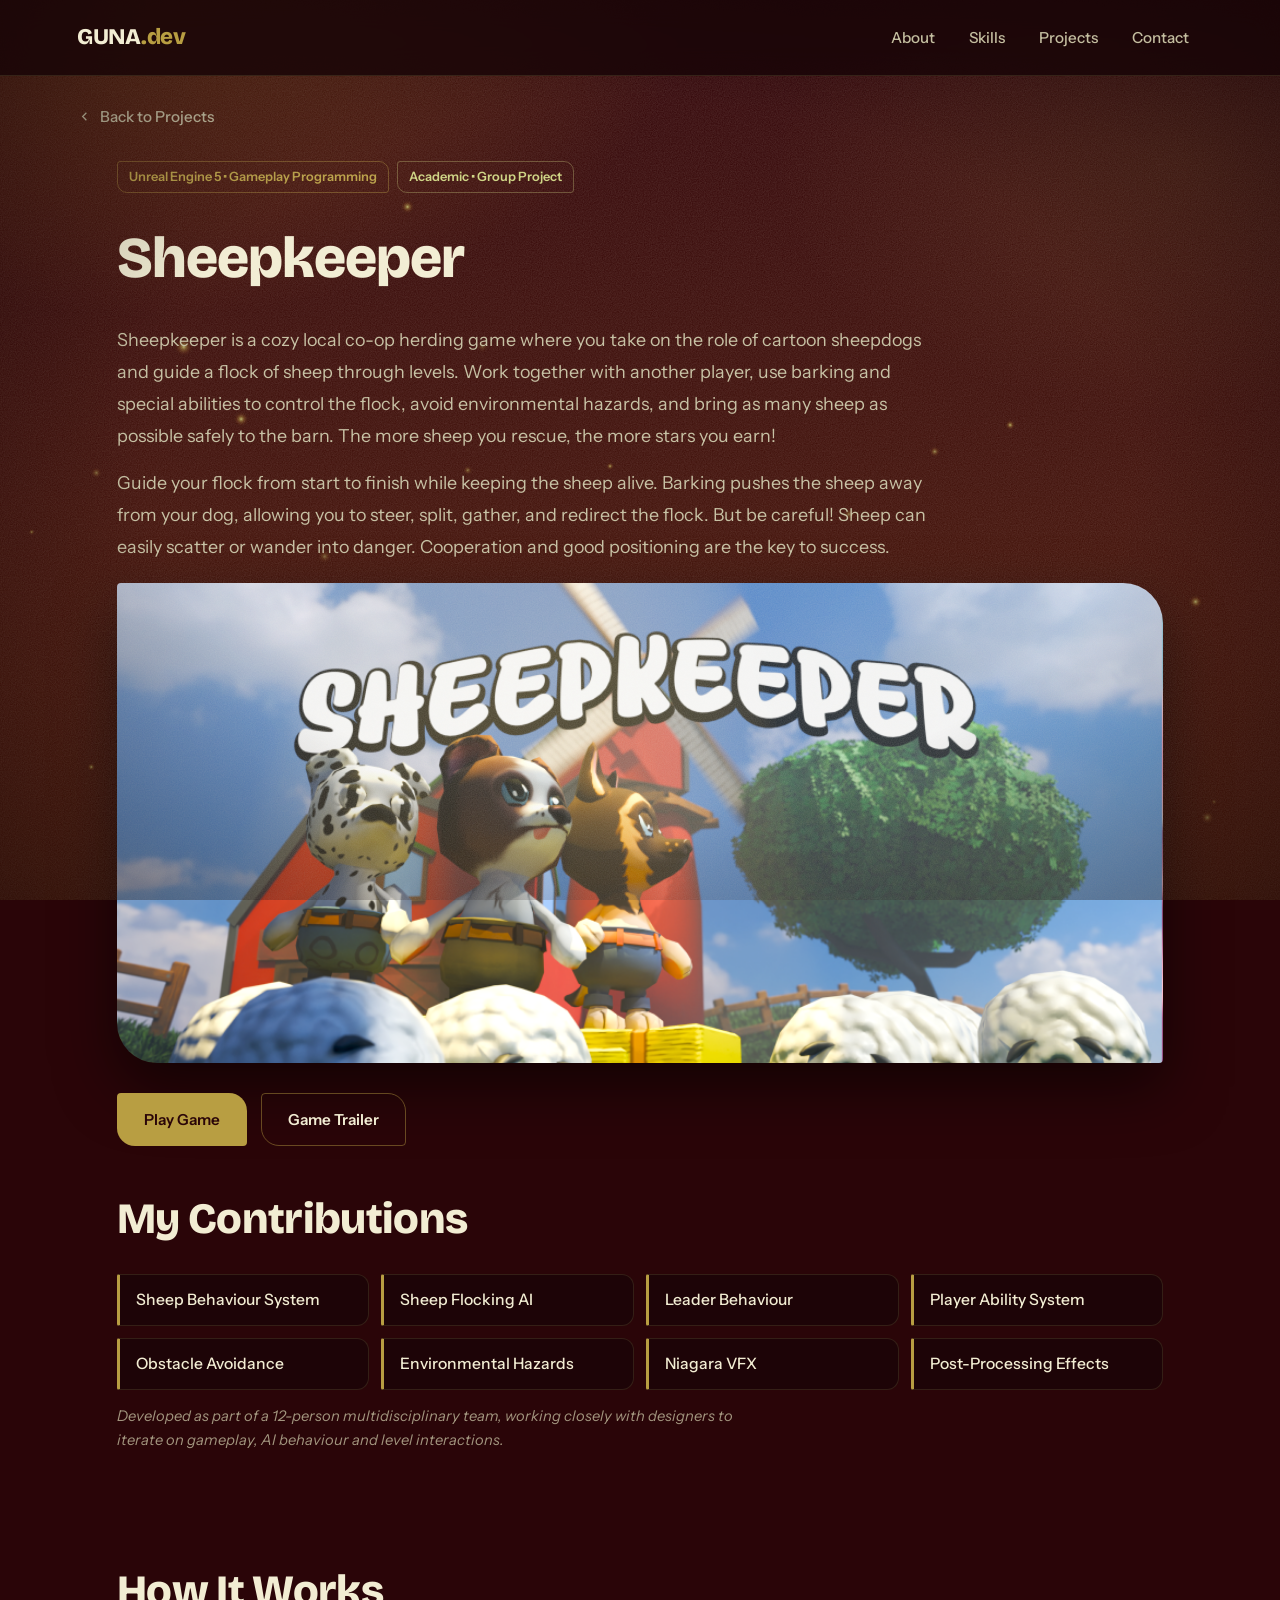
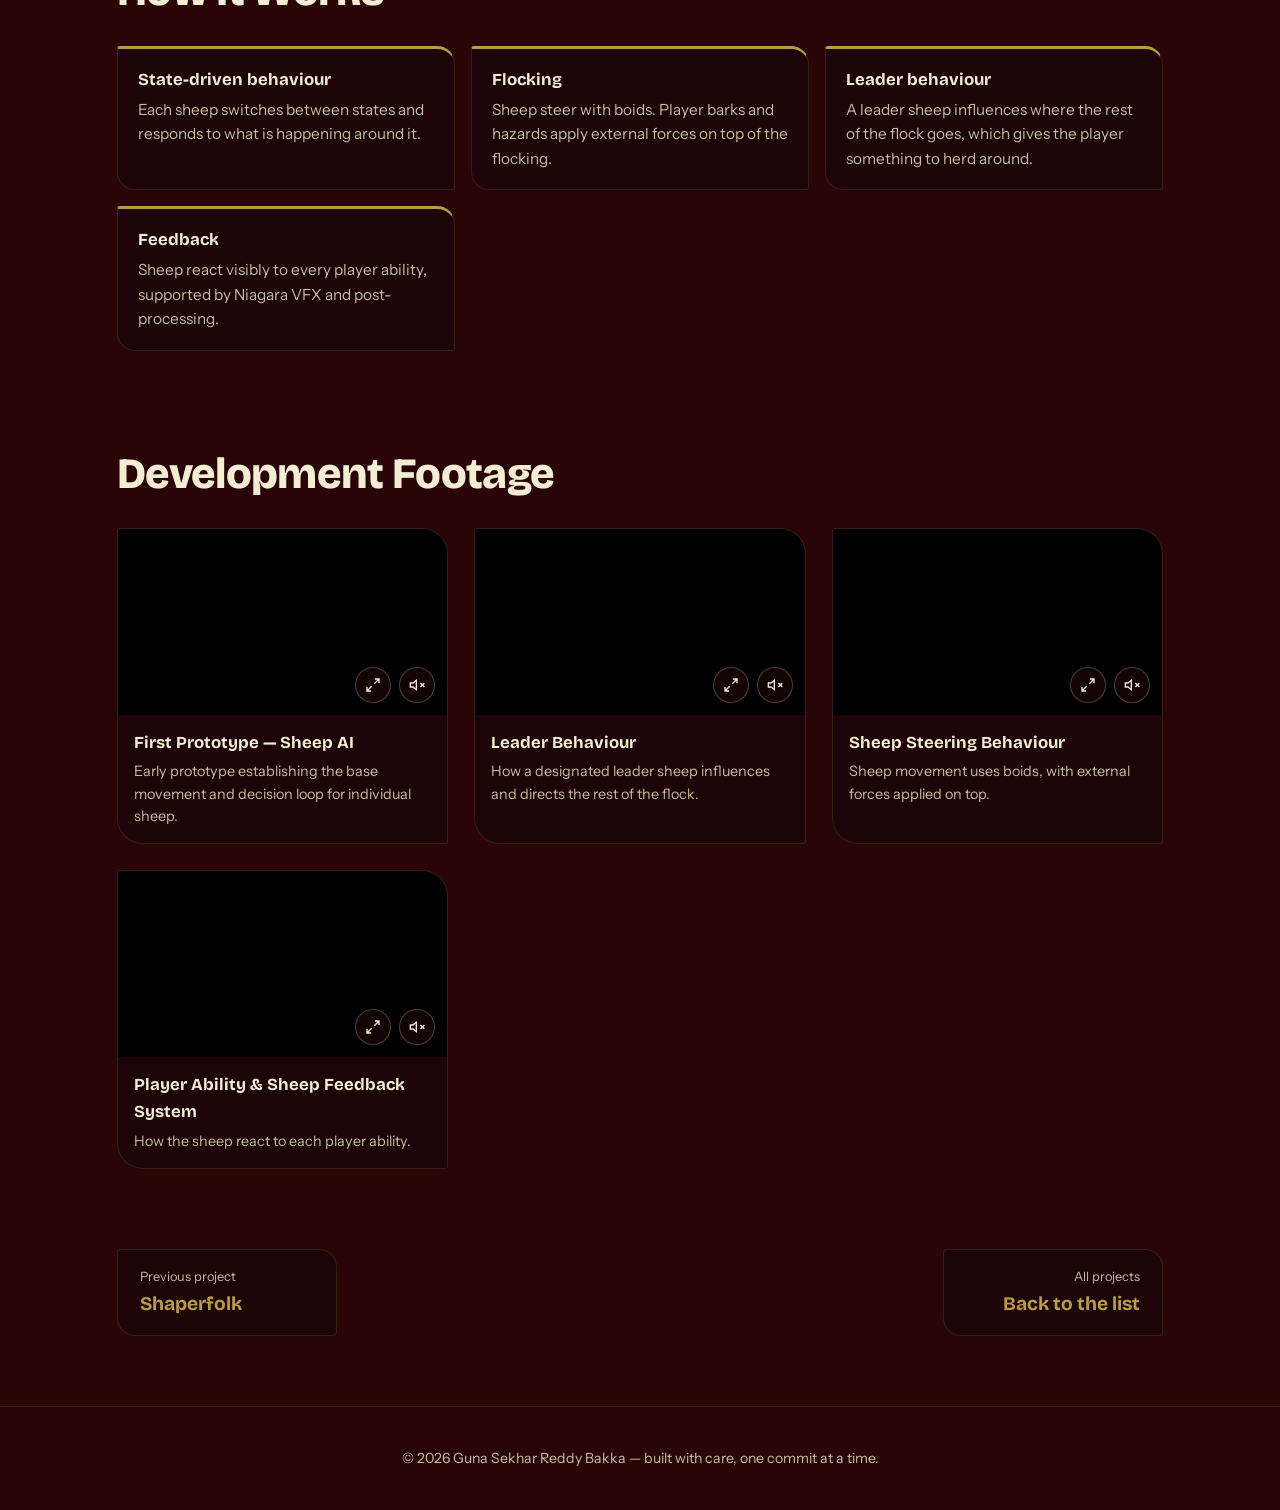
<file: sheepkeeper.html>
<!DOCTYPE html>
<html lang="en">
<head>
<meta charset="UTF-8">
<meta name="viewport" content="width=device-width, initial-scale=1.0">
<title>Sheepkeeper | Guna Sekhar Reddy</title>
<meta name="description" content="Sheepkeeper — a cozy local co-op herding game. Gameplay programming breakdown by Guna Sekhar Reddy Bakka.">

<link rel="preconnect" href="https://fonts.googleapis.com">
<link rel="preconnect" href="https://fonts.gstatic.com" crossorigin>
<link href="https://fonts.googleapis.com/css2?family=Bricolage+Grotesque:opsz,wght@12..96,500..800&family=Instrument+Sans:wght@400..700&display=swap" rel="stylesheet">

<meta name="theme-color" content="#310409">
<link rel="icon" href="data:image/svg+xml,%3Csvg xmlns=%27http://www.w3.org/2000/svg%27 viewBox=%270 0 100 100%27%3E%3Ctext y=%27.9em%27 font-size=%2790%27%3E🐸%3C/text%3E%3C/svg%3E">
<link rel="stylesheet" href="Style.css">
</head>
<body>

<div class="scanlines" aria-hidden="true"></div>

<nav>
    <div class="logo"><a href="index.html" style="text-decoration:none;color:inherit;">GUNA<span>.dev</span></a></div>

    <button class="nav-toggle" id="navToggle" aria-label="Toggle menu" aria-expanded="false">
        <span></span><span></span><span></span>
    </button>

    <ul id="navList">
        <li><a href="about.html">About</a></li>
        <li><a href="index.html#skills">Skills</a></li>
        <li><a href="index.html#projects">Projects</a></li>
        <li><a href="index.html#contact">Contact</a></li>
    </ul>
</nav>

<a href="index.html#projects" class="back-link">
    <svg viewBox="0 0 24 24" fill="none" stroke="currentColor" stroke-width="2"><path d="M15 18l-6-6 6-6"/></svg>
    Back to Projects
</a>

<div class="detail-hero">

    <div class="detail-tags">
        <span class="project-tag">Unreal Engine 5 • Gameplay Programming</span>
        <span class="project-tag-group">Academic • Group Project</span>
    </div>

    <h1>Sheepkeeper</h1>

    <p class="lede">
        Sheepkeeper is a cozy local co-op herding game where you take on the role of cartoon sheepdogs and guide a flock of sheep through levels.
	Work together with another player, use barking and special abilities to control the flock, avoid environmental hazards, and bring as many 
	sheep as possible safely to the barn. The more sheep you rescue, the more stars you earn!
    </p>

    <p class="lede">
	Guide your flock from start to finish while keeping the sheep alive. Barking pushes the sheep away from your dog, allowing you to steer, split, gather, and redirect the flock.
	But be careful! Sheep can easily scatter or wander into danger. Cooperation and good positioning are the key to success.
    </p>

    <img src="assests/sheepkeeper.png" alt="Sheepkeeper gameplay screenshot">

    <div class="detail-buttons">
        <a href="https://futuregames.itch.io/sheepkeeper" target="_blank" class="btn">Play Game</a>
        <a href="https://www.youtube.com/watch?v=l9Z9COZ32BE" target="_blank" class="btn btn-outline">Game Trailer</a>
    </div>

</div>

<section class="detail-section">

    <h2 class="section-title"><span class="tag">//</span> My Contributions</h2>

    <ul class="contribution-list">
        <li>Sheep Behaviour System</li>
        <li>Sheep Flocking AI</li>
        <li>Leader Behaviour</li>
        <li>Player Ability System</li>
        <li>Obstacle Avoidance</li>
        <li>Environmental Hazards</li>
	<li>Niagara VFX</li>
        <li>Post-Processing Effects</li>
    </ul>

    <p class="team-info">
        Developed as part of a 12-person multidisciplinary team, working
        closely with designers to iterate on gameplay, AI behaviour and
        level interactions.
    </p>

</section>

<section class="detail-section">

    <h2 class="section-title">How It Works</h2>

    <ul class="tech-list">
        <li><b>State-driven behaviour</b>Each sheep switches between states and responds to what is happening around it.</li>
        <li><b>Flocking</b>Sheep steer with boids. Player barks and hazards apply external forces on top of the flocking.</li>
        <li><b>Leader behaviour</b>A leader sheep influences where the rest of the flock goes, which gives the player something to herd around.</li>
        <li><b>Feedback</b>Sheep react visibly to every player ability, supported by Niagara VFX and post-processing.</li>
    </ul>

</section>

<section class="detail-section">

    <h2 class="section-title"><span class="tag">//</span> Development Footage</h2>

    <div class="video-grid">

        <div class="video-card">
            <div class="video-wrap">
                                <iframe class="yt-player" data-video-id="6OFHMdDBJjc"
                    src="https://www.youtube.com/embed/6OFHMdDBJjc?enablejsapi=1&autoplay=1&mute=1&loop=1&playlist=6OFHMdDBJjc&controls=0&disablekb=1&modestbranding=1&rel=0&fs=0&iv_load_policy=1&playsinline=1"
                    title="First Prototype Sheep AI"
                    frameborder="0"
                    allow="autoplay; encrypted-media; picture-in-picture"
                    referrerpolicy="strict-origin-when-cross-origin"></iframe>
                <button class="mute-toggle" aria-label="Unmute video">
                    <svg class="icon-muted" viewBox="0 0 24 24" fill="none" stroke="currentColor" stroke-width="2"><path d="M11 5 6 9H2v6h4l5 4V5z"/><line x1="23" y1="9" x2="17" y2="15"/><line x1="17" y1="9" x2="23" y2="15"/></svg>
                    <svg class="icon-unmuted" viewBox="0 0 24 24" fill="none" stroke="currentColor" stroke-width="2"><path d="M11 5 6 9H2v6h4l5 4V5z"/><path d="M15.5 8.5a5 5 0 0 1 0 7"/><path d="M18.5 5.5a9 9 0 0 1 0 13"/></svg>
                </button>
            </div>
            <div class="video-card-caption">
                <h4>First Prototype — Sheep AI</h4>
                <p>Early prototype establishing the base movement and decision loop for individual sheep.</p>
            </div>
        </div>

        <div class="video-card">
            <div class="video-wrap">
                                <iframe class="yt-player" data-video-id="uPQcrsVAxI0"
                    src="https://www.youtube.com/embed/uPQcrsVAxI0?enablejsapi=1&autoplay=1&mute=1&loop=1&playlist=uPQcrsVAxI0&controls=0&disablekb=1&modestbranding=1&rel=0&fs=0&iv_load_policy=1&playsinline=1"
                    title="Leader Behaviour"
                    frameborder="0"
                    allow="autoplay; encrypted-media; picture-in-picture"
                    referrerpolicy="strict-origin-when-cross-origin"></iframe>
                <button class="mute-toggle" aria-label="Unmute video">
                    <svg class="icon-muted" viewBox="0 0 24 24" fill="none" stroke="currentColor" stroke-width="2"><path d="M11 5 6 9H2v6h4l5 4V5z"/><line x1="23" y1="9" x2="17" y2="15"/><line x1="17" y1="9" x2="23" y2="15"/></svg>
                    <svg class="icon-unmuted" viewBox="0 0 24 24" fill="none" stroke="currentColor" stroke-width="2"><path d="M11 5 6 9H2v6h4l5 4V5z"/><path d="M15.5 8.5a5 5 0 0 1 0 7"/><path d="M18.5 5.5a9 9 0 0 1 0 13"/></svg>
                </button>
            </div>
            <div class="video-card-caption">
                <h4>Leader Behaviour</h4>
                <p>How a designated leader sheep influences and directs the rest of the flock.</p>
            </div>
        </div>

        <div class="video-card">
            <div class="video-wrap">
                                <iframe class="yt-player" data-video-id="xQNdW9eIk_s"
                    src="https://www.youtube.com/embed/xQNdW9eIk_s?enablejsapi=1&autoplay=1&mute=1&loop=1&playlist=xQNdW9eIk_s&controls=0&disablekb=1&modestbranding=1&rel=0&fs=0&iv_load_policy=1&playsinline=1"
                    title="Sheep Steering Behaviour"
                    frameborder="0"
                    allow="autoplay; encrypted-media; picture-in-picture"
                    referrerpolicy="strict-origin-when-cross-origin"></iframe>
                <button class="mute-toggle" aria-label="Unmute video">
                    <svg class="icon-muted" viewBox="0 0 24 24" fill="none" stroke="currentColor" stroke-width="2"><path d="M11 5 6 9H2v6h4l5 4V5z"/><line x1="23" y1="9" x2="17" y2="15"/><line x1="17" y1="9" x2="23" y2="15"/></svg>
                    <svg class="icon-unmuted" viewBox="0 0 24 24" fill="none" stroke="currentColor" stroke-width="2"><path d="M11 5 6 9H2v6h4l5 4V5z"/><path d="M15.5 8.5a5 5 0 0 1 0 7"/><path d="M18.5 5.5a9 9 0 0 1 0 13"/></svg>
                </button>
            </div>
            <div class="video-card-caption">
                <h4>Sheep Steering Behaviour</h4>
                <p>Sheep movement uses boids, with external forces applied on top.</p>
            </div>
        </div>

        <div class="video-card">
            <div class="video-wrap">
                                <iframe class="yt-player" data-video-id="JGRGppdC0PQ"
                    src="https://www.youtube.com/embed/JGRGppdC0PQ?enablejsapi=1&autoplay=1&mute=1&loop=1&playlist=JGRGppdC0PQ&controls=0&disablekb=1&modestbranding=1&rel=0&fs=0&iv_load_policy=1&playsinline=1"
                    title="Player Ability and Sheep Feedback System"
                    frameborder="0"
                    allow="autoplay; encrypted-media; picture-in-picture"
                    referrerpolicy="strict-origin-when-cross-origin"></iframe>
                <button class="mute-toggle" aria-label="Unmute video">
                    <svg class="icon-muted" viewBox="0 0 24 24" fill="none" stroke="currentColor" stroke-width="2"><path d="M11 5 6 9H2v6h4l5 4V5z"/><line x1="23" y1="9" x2="17" y2="15"/><line x1="17" y1="9" x2="23" y2="15"/></svg>
                    <svg class="icon-unmuted" viewBox="0 0 24 24" fill="none" stroke="currentColor" stroke-width="2"><path d="M11 5 6 9H2v6h4l5 4V5z"/><path d="M15.5 8.5a5 5 0 0 1 0 7"/><path d="M18.5 5.5a9 9 0 0 1 0 13"/></svg>
                </button>
            </div>
            <div class="video-card-caption">
                <h4>Player Ability &amp; Sheep Feedback System</h4>
                <p>How the sheep react to each player ability.</p>
            </div>
        </div>

    </div>

</section>

<div class="project-pager">
    <a href="shaperfolk.html"><small>Previous project</small><b>Shaperfolk</b></a>
    <a href="index.html#projects" class="next"><small>All projects</small><b>Back to the list</b></a>
</div>

<footer>
    <p>&copy; <span id="year"></span> Guna Sekhar Reddy Bakka — built with care, one commit at a time.</p>
</footer>

<script src="Script.js"></script>

</body>
</html>
</file>
<file: Style.css>
﻿/* ============================================
   TOKENS
   Palette runs from scorched ember to rainforest floor.
   Script.js writes --p (scroll progress 0..1) on <html>,
   which drives the background, the accent and the particles.
   ============================================ */

/* registered so the accent can animate smoothly when a project takes over */
@property --accent {
    syntax: "<color>";
    inherits: true;
    initial-value: #b89e42;
}

:root {
    --p-0: #310409;
    --p-1: #4c1808;
    --p-2: #854a16;
    --p-3: #b89e42;
    --p-4: #cdd480;
    --p-5: #7bb34a;
    --p-6: #208621;
    --p-7: #0b5635;
    --p-8: #0b3a3a;
    /* scroll state (set by Script.js) */
    --p: 0;
    --pp: 0%;
    --ip: 100%;
    /* accent drifts from ember gold (top) to leaf green (bottom) */
    --accent: color-mix(in srgb, var(--p-3) var(--ip), var(--p-5));
    --accent-2: var(--p-5);
    --on-accent: #2a0508;
    --bg: #1a0407;
    --bg-panel: color-mix(in srgb, rgba(26, 5, 8, .74) var(--ip), rgba(4, 30, 28, .74));
    --bg-panel-alt: color-mix(in srgb, rgba(42, 9, 11, .88) var(--ip), rgba(8, 44, 40, .88));
    --nav-bg: color-mix(in srgb, rgba(24, 4, 7, .82) var(--ip), rgba(4, 28, 26, .82));
    --nav-bg-solid: color-mix(in srgb, rgba(24, 4, 7, .97) var(--ip), rgba(4, 28, 26, .97));
    --border: rgba(205, 212, 128, .13);
    --text: #f2edd3;
    --text-dim: #c4bea0;
    --font-display: 'Bricolage Grotesque', 'Segoe UI', sans-serif;
    --font-body: 'Instrument Sans', 'Segoe UI', sans-serif;
    --nav-h: 76px;
    --leaf-sm: 3px 18px 3px 18px;
    --leaf-md: 3px 26px 3px 26px;
    --leaf-lg: 4px 40px 4px 40px;
}

    /* user-picked accent from the palette dock */
    :root[data-accent="gold"] {
        --accent: var(--p-3);
    }

    :root[data-accent="lime"] {
        --accent: var(--p-4);
    }

    :root[data-accent="leaf"] {
        --accent: var(--p-5);
    }

/* derived tokens are declared on :root AND .project so a project's
   hover colour re-resolves them locally */
:root,
.project {
    --border-strong: color-mix(in srgb, var(--accent) 45%, transparent);
    --accent-soft: color-mix(in srgb, var(--accent) 13%, transparent);
    --accent-line: color-mix(in srgb, var(--accent) 38%, transparent);
}

* {
    margin: 0;
    padding: 0;
    box-sizing: border-box;
}

html {
    scroll-behavior: smooth;
    background: #2a0508;
}

body {
    color: var(--text);
    font-family: var(--font-body);
    min-height: 100vh;
    overflow-x: hidden;
    line-height: 1.65;
}

::selection {
    background: var(--accent);
    color: var(--on-accent);
}

a {
    color: inherit;
}

img {
    display: block;
    max-width: 100%;
}

:focus-visible {
    outline: 2px solid var(--accent);
    outline-offset: 3px;
}

/* --- the world: ember sky, crossfading into forest as you scroll --- */
body::before,
body::after {
    content: "";
    position: fixed;
    inset: 0;
    pointer-events: none;
}

body::before {
    z-index: -3;
    background: radial-gradient(60% 50% at 12% 0%, rgba(133, 74, 22, .5), transparent 70%), radial-gradient(45% 40% at 92% 18%, rgba(184, 158, 66, .12), transparent 70%), linear-gradient(180deg, var(--p-0), var(--p-1));
}

body::after {
    z-index: -2;
    opacity: var(--p);
    background: radial-gradient(60% 50% at 88% 100%, rgba(32, 134, 33, .38), transparent 70%), radial-gradient(45% 45% at 8% 72%, rgba(123, 179, 74, .14), transparent 70%), linear-gradient(180deg, var(--p-7), var(--p-8));
}

/* particle canvas injected by Script.js */
.fx-canvas {
    position: fixed;
    inset: 0;
    width: 100%;
    height: 100%;
    z-index: -1;
    pointer-events: none;
}

/* vignette + film grain (re-uses the old .scanlines element) */
.scanlines {
    position: fixed;
    inset: 0;
    pointer-events: none;
    z-index: 40;
    background: radial-gradient(ellipse at center, transparent 55%, rgba(12, 1, 3, .45) 100%), url("data:image/svg+xml,%3Csvg xmlns='http://www.w3.org/2000/svg' width='180' height='180'%3E%3Cfilter id='n'%3E%3CfeTurbulence type='fractalNoise' baseFrequency='.85' numOctaves='2' stitchTiles='stitch'/%3E%3CfeColorMatrix values='0 0 0 0 .95 0 0 0 0 .92 0 0 0 0 .8 0 0 0 .14 0'/%3E%3C/filter%3E%3Crect width='100%25' height='100%25' filter='url(%23n)'/%3E%3C/svg%3E");
}

/* scroll progress: a burn line from ember to forest */
.scroll-progress {
    position: fixed;
    top: 0;
    left: 0;
    width: 100%;
    height: 3px;
    z-index: 1100;
    clip-path: inset(0 var(--ip) 0 0);
    background: linear-gradient(90deg, var(--p-2), var(--p-3), var(--p-4), var(--p-5), var(--p-6));
    pointer-events: none;
}

@media (prefers-reduced-motion: reduce) {
    * {
        animation-duration: .001ms !important;
        animation-iteration-count: 1 !important;
        transition-duration: .001ms !important;
        scroll-behavior: auto !important;
    }
}

/* ============================================
   TYPE
   ============================================ */
h1, h2, h3 {
    font-family: var(--font-display);
    letter-spacing: -.015em;
}

.section-title {
    display: flex;
    align-items: baseline;
    font-weight: 800;
    font-size: clamp(1.9rem, 3.6vw, 2.7rem);
    line-height: 1.1;
    margin-bottom: 36px;
}

    /* numbering / "//" markers removed: the content is not a sequence */
    .section-title .tag {
        display: none;
    }

/* ============================================
   NAV
   ============================================ */
nav {
    position: sticky;
    top: 0;
    z-index: 1000;
    height: var(--nav-h);
    display: flex;
    justify-content: space-between;
    align-items: center;
    padding: 0 6%;
    background: var(--nav-bg);
    backdrop-filter: blur(14px);
    border-bottom: 1px solid var(--border);
}

.logo {
    font-family: var(--font-display);
    font-size: 1.4rem;
    font-weight: 800;
    color: var(--text);
    letter-spacing: -.01em;
}

    .logo span {
        color: var(--accent);
    }

/* on detail pages the logo is a link: keep it out of the nav-link styling */
nav .logo a {
    display: inline;
    padding: 0;
    font-size: inherit;
    font-weight: inherit;
    color: inherit;
    border-radius: 0;
}

    nav .logo a:hover {
        background: none;
        color: inherit;
    }

nav ul {
    display: flex;
    list-style: none;
    gap: 6px;
}

nav a {
    display: block;
    text-decoration: none;
    color: var(--text-dim);
    font-size: .95rem;
    font-weight: 500;
    padding: 8px 14px;
    border-radius: 3px 12px 3px 12px;
    transition: color .25s, background .25s;
    position: relative;
}

    nav a em {
        color: inherit;
        font-style: normal;
    }

    nav a:hover {
        color: var(--text);
        background: rgba(242, 237, 211, .06);
    }

    nav a.active {
        color: var(--accent);
    }

        nav a.active::after {
            content: "";
            position: absolute;
            left: 14px;
            right: 14px;
            bottom: 2px;
            height: 2px;
            background: var(--accent);
            box-shadow: 0 0 8px var(--accent);
        }

.nav-toggle {
    display: none;
    flex-direction: column;
    justify-content: center;
    gap: 5px;
    width: 38px;
    height: 38px;
    background: none;
    border: 1px solid var(--border);
    border-radius: 3px 12px 3px 12px;
    cursor: pointer;
}

    .nav-toggle span {
        display: block;
        height: 2px;
        background: var(--text);
        margin: 0 8px;
        transition: transform .3s, opacity .3s;
    }

    .nav-toggle[aria-expanded="true"] span:nth-child(1) {
        transform: translateY(7px) rotate(45deg);
    }

    .nav-toggle[aria-expanded="true"] span:nth-child(2) {
        opacity: 0;
    }

    .nav-toggle[aria-expanded="true"] span:nth-child(3) {
        transform: translateY(-7px) rotate(-45deg);
    }

/* ============================================
   FRAME (corner brackets sit on the two square corners
   of the leaf-shaped boxes)
   ============================================ */
.hud-frame {
    position: relative;
}

    .hud-frame::before,
    .hud-frame::after {
        content: "";
        position: absolute;
        width: 18px;
        height: 18px;
        border: 2px solid var(--accent);
        opacity: .9;
        transition: width .3s, height .3s;
        pointer-events: none;
    }

    .hud-frame::before {
        top: -1px;
        left: -1px;
        border-right: none;
        border-bottom: none;
    }

    .hud-frame::after {
        bottom: -1px;
        right: -1px;
        border-left: none;
        border-top: none;
    }

    .hud-frame:hover::before,
    .hud-frame:hover::after {
        width: 28px;
        height: 28px;
    }

/* ============================================
   HERO  (the one orchestrated entrance)
   ============================================ */
@keyframes rise {
    from {
        opacity: 0;
        transform: translateY(22px);
    }

    to {
        opacity: 1;
        transform: none;
    }
}

.hero {
    position: relative;
    min-height: calc(100vh - var(--nav-h));
    display: flex;
    justify-content: center;
    align-items: center;
    overflow: hidden;
    padding: 60px 6%;
}

.hero-content {
    position: relative;
    z-index: 2;
    width: 100%;
    max-width: 1200px;
}

.hero-profile {
    display: flex;
    align-items: center;
    justify-content: center;
    gap: 76px;
}

.profile-container {
    flex-shrink: 0;
    padding: 14px;
    animation: rise 1s cubic-bezier(.2, .7, .2, 1) both;
}

.profile-image {
    width: 280px;
    height: 280px;
    object-fit: cover;
    border-radius: var(--leaf-lg);
    filter: grayscale(.15);
    box-shadow: 0 0 0 1px var(--border), 0 24px 60px rgba(0, 0, 0, .55);
    transition: filter .4s;
}

    .profile-image:hover {
        filter: grayscale(0);
    }

.status-chip {
    position: absolute;
    left: 50%;
    bottom: -14px;
    transform: translateX(-50%);
    white-space: nowrap;
    background: var(--bg-panel-alt);
    border: 1px solid var(--border-strong);
    color: var(--accent);
    font-size: .8rem;
    font-weight: 600;
    padding: 6px 14px;
    border-radius: 3px 14px 3px 14px;
    display: flex;
    align-items: center;
    gap: 8px;
}

    .status-chip .dot {
        width: 7px;
        height: 7px;
        border-radius: 50%;
        background: var(--accent);
        box-shadow: 0 0 8px var(--accent);
        animation: pulse 1.6s ease-in-out infinite;
    }

@keyframes pulse {
    0%, 100% {
        opacity: 1;
    }

    50% {
        opacity: .35;
    }
}

.hero-text {
    text-align: left;
    max-width: 640px;
}

    .hero-text > * {
        animation: rise .9s cubic-bezier(.2, .7, .2, 1) both;
    }

        .hero-text > *:nth-child(1) {
            animation-delay: .12s;
        }

        .hero-text > *:nth-child(2) {
            animation-delay: .24s;
        }

        .hero-text > *:nth-child(3) {
            animation-delay: .36s;
        }

        .hero-text > *:nth-child(4) {
            animation-delay: .48s;
        }

.hero h1 {
    font-size: clamp(2.6rem, 6vw, 4.5rem);
    font-weight: 800;
    margin-bottom: 14px;
    line-height: 1.02;
    letter-spacing: -.025em;
}

.hero h2 {
    color: var(--accent);
    font-family: var(--font-body);
    font-weight: 500;
    font-size: clamp(1.1rem, 2vw, 1.4rem);
    letter-spacing: 0;
    min-height: 34px;
    margin-bottom: 22px;
    display: flex;
    align-items: center;
}

.cursor {
    display: inline-block;
    width: 3px;
    height: 1.1em;
    background: var(--accent);
    margin-left: 5px;
    animation: blink 1s step-end infinite;
}

@keyframes blink {
    0%, 100% {
        opacity: 1;
    }

    50% {
        opacity: 0;
    }
}

.hero-desc {
    max-width: 52ch;
    margin-bottom: 34px;
    font-size: 1.1rem;
    line-height: 1.7;
    color: var(--text-dim);
}

.buttons {
    display: flex;
    gap: 16px;
    flex-wrap: wrap;
}

/* ============================================
   BUTTONS (leaf-cut corners, magnetic via Script.js)
   ============================================ */
.btn {
    display: inline-block;
    padding: 13px 26px;
    font-family: var(--font-body);
    font-size: .95rem;
    font-weight: 600;
    text-decoration: none;
    background: var(--accent);
    color: var(--on-accent);
    border: 1px solid transparent;
    border-radius: 4px 18px 4px 18px;
    transform: translate(var(--tx, 0px), var(--ty, 0px));
    transition: transform .25s ease-out, box-shadow .25s, background .25s;
}

    .btn:hover {
        transform: translate(var(--tx, 0px), calc(var(--ty, 0px) - 2px));
        box-shadow: 0 8px 26px color-mix(in srgb, var(--accent) 38%, transparent);
    }

.btn-outline {
    background: transparent;
    border-color: var(--border-strong);
    color: var(--text);
}

    .btn-outline:hover {
        background: var(--accent-soft);
    }

/* scroll cue */
.scroll-cue {
    position: absolute;
    bottom: 28px;
    left: 50%;
    transform: translateX(-50%);
    display: flex;
    flex-direction: column;
    align-items: center;
    gap: 8px;
    text-decoration: none;
    color: var(--text-dim);
    font-size: .8rem;
    z-index: 2;
}

.scroll-line {
    width: 1px;
    height: 34px;
    background: linear-gradient(var(--accent), transparent);
    animation: scrollcue 1.8s ease-in-out infinite;
}

@keyframes scrollcue {
    0% {
        transform: scaleY(0);
        transform-origin: top;
    }

    50% {
        transform: scaleY(1);
        transform-origin: top;
    }

    50.01% {
        transform-origin: bottom;
    }

    100% {
        transform: scaleY(0);
        transform-origin: bottom;
    }
}

/* ============================================
   SECTIONS
   ============================================ */
section {
    padding: 110px 6%;
    max-width: 1200px;
    margin: 0 auto;
}

    section > p {
        max-width: 62ch;
        color: var(--text-dim);
        font-size: 1.1rem;
        margin-bottom: 16px;
    }

/* ============================================
   SKILLS
   ============================================ */
.skill-grid {
    display: grid;
    grid-template-columns: repeat(auto-fit, minmax(230px, 1fr));
    gap: 22px;
}

/* cursor spotlight shared by cards, projects and video cards.
   Script.js writes --mx / --my */
.card,
.project,
.video-card {
    background-color: var(--bg-panel);
    background-image: radial-gradient(460px circle at var(--mx, -999px) var(--my, -999px), var(--accent-soft), transparent 55%);
    border: 1px solid var(--border);
}

.card {
    padding: 26px;
    border-radius: var(--leaf-md);
    backdrop-filter: blur(6px);
    transition: border-color .3s, background-color .3s;
}

    .card:hover {
        border-color: var(--border-strong);
        background-color: var(--bg-panel-alt);
    }

    .card h3 {
        color: var(--accent);
        font-size: 1.2rem;
        font-weight: 700;
        margin-bottom: 14px;
    }

    .card p {
        font-size: .98rem;
        color: var(--text-dim);
        margin-bottom: 6px;
    }

/* ============================================
   PROJECTS
   Each project takes its own colour on hover:
   Greg = ember gold, Shaperfolk = leaf, Sheepkeeper = meadow lime
   ============================================ */
.project {
    display: flex;
    gap: 44px;
    align-items: center;
    padding: 34px;
    margin-bottom: 44px;
    border-radius: var(--leaf-lg);
    backdrop-filter: blur(6px);
    transition: border-color .3s, --accent .5s ease;
}

    .project[data-biome="ember"]:hover,
    .project[data-biome="ember"]:focus-within {
        --accent: color-mix(in srgb, var(--p-3) 62%, var(--p-2));
    }

    .project[data-biome="forest"]:hover,
    .project[data-biome="forest"]:focus-within {
        --accent: var(--p-5);
    }

    .project[data-biome="meadow"]:hover,
    .project[data-biome="meadow"]:focus-within {
        --accent: var(--p-4);
    }

    .project:hover {
        border-color: var(--border-strong);
    }

    .project img {
        width: 46%;
        max-width: 520px;
        aspect-ratio: 4/3;
        object-fit: cover;
        border-radius: var(--leaf-md);
        transform: perspective(900px) rotateX(var(--rx, 0deg)) rotateY(var(--ry, 0deg)) scale(var(--sc, 1));
        transition: transform .25s ease-out, filter .4s;
        will-change: transform;
    }

.project-tag,
.project-tag-group {
    display: inline-block;
    font-size: .8rem;
    font-weight: 600;
    padding: 4px 11px;
    border-radius: 3px 10px 3px 10px;
    margin-bottom: 14px;
}

.project-tag {
    color: var(--accent);
    border: 1px solid var(--accent-line);
}

.project-tag-group {
    color: var(--p-4);
    border: 1px solid rgba(205, 212, 128, .32);
}

.project-info h3 {
    font-size: 2rem;
    font-weight: 800;
    margin-bottom: 14px;
}

.project-info p {
    line-height: 1.7;
    margin-bottom: 16px;
    color: var(--text-dim);
}

.project-info ul {
    margin: 0 0 18px 20px;
}

.project-info li {
    margin-bottom: 6px;
    font-size: .95rem;
    font-weight: 500;
    color: var(--text);
}

    .project-info li::marker {
        color: var(--accent);
    }

.team-info {
    font-size: .92rem;
    font-style: italic;
    opacity: .78;
}

.project-buttons {
    display: flex;
    gap: 14px;
    flex-wrap: wrap;
    margin-bottom: 6px;
}

/* ============================================
   CONTACT / FOOTER
   ============================================ */
.socials {
    display: flex;
    gap: 28px;
    flex-wrap: wrap;
    margin-top: 10px;
}

    .socials a {
        text-decoration: none;
        color: var(--accent);
        font-weight: 600;
        font-size: 1.05rem;
        padding-bottom: 4px;
        border-bottom: 2px solid var(--accent-line);
        transition: border-color .25s;
    }

        .socials a:hover {
            border-color: var(--accent);
        }

footer {
    text-align: center;
    padding: 40px 6%;
    color: var(--text-dim);
    font-size: .88rem;
    border-top: 1px solid var(--border);
}

/* ============================================
   PALETTE DOCK + CURSOR RING (injected by Script.js)
   ============================================ */
.palette-dock {
    position: fixed;
    left: 18px;
    bottom: 18px;
    z-index: 900;
    display: flex;
    align-items: center;
    gap: 10px;
    padding: 8px 14px;
    font-size: .8rem;
    color: var(--text-dim);
    background: var(--bg-panel-alt);
    border: 1px solid var(--border);
    border-radius: 3px 16px 3px 16px;
    backdrop-filter: blur(8px);
}

    .palette-dock button {
        width: 18px;
        height: 18px;
        padding: 0;
        border-radius: 50%;
        border: 1px solid rgba(242, 237, 211, .35);
        cursor: pointer;
        transition: transform .2s, box-shadow .2s;
    }

        .palette-dock button:hover {
            transform: scale(1.18);
        }

        .palette-dock button[aria-pressed="true"] {
            box-shadow: 0 0 0 2px var(--bg), 0 0 0 3.5px var(--accent);
        }

        .palette-dock button[data-accent="auto"] {
            background: linear-gradient(135deg, var(--p-3), var(--p-5));
        }

        .palette-dock button[data-accent="gold"] {
            background: var(--p-3);
        }

        .palette-dock button[data-accent="lime"] {
            background: var(--p-4);
        }

        .palette-dock button[data-accent="leaf"] {
            background: var(--p-5);
        }

.cursor-ring {
    position: fixed;
    left: 0;
    top: 0;
    width: 34px;
    height: 34px;
    margin: -17px 0 0 -17px;
    border: 1.5px solid color-mix(in srgb, var(--accent) 75%, transparent);
    border-radius: 50%;
    pointer-events: none;
    z-index: 1200;
    opacity: 0;
    scale: 1;
    transition: opacity .3s, scale .25s ease-out, background .25s;
}

    .cursor-ring.is-on {
        opacity: 1;
    }

    .cursor-ring.is-link {
        scale: 1.7;
        background: var(--accent-soft);
    }

/* ============================================
   RESPONSIVE
   ============================================ */
@media (max-width: 1000px) {

    .hero-profile {
        flex-direction: column;
        gap: 40px;
        text-align: center;
    }

    .hero-text {
        text-align: center;
    }

    .hero h2 {
        justify-content: center;
    }

    .hero-desc {
        margin-left: auto;
        margin-right: auto;
    }

    .buttons {
        justify-content: center;
    }

    .project {
        flex-direction: column;
    }

        .project img {
            width: 100%;
            max-width: none;
        }
}

@media (max-width: 780px) {

    .nav-toggle {
        display: flex;
    }

    #navList {
        position: fixed;
        top: var(--nav-h);
        right: 0;
        height: calc(100vh - var(--nav-h));
        width: min(72vw, 300px);
        background: var(--nav-bg-solid);
        backdrop-filter: blur(16px);
        border-left: 1px solid var(--border);
        flex-direction: column;
        gap: 2px;
        padding: 24px;
        transform: translateX(100%);
        transition: transform .35s ease;
    }

        #navList.open {
            transform: translateX(0);
        }

        #navList a {
            font-size: 1.05rem;
            padding: 14px 10px;
        }

    section {
        padding: 80px 7%;
    }

    .palette-dock,
    .scroll-cue {
        display: none;
    }
}

@media (max-width: 480px) {

    .profile-image {
        width: 200px;
        height: 200px;
    }

    .hero h1 {
        font-size: 2.3rem;
    }

    .hero-desc {
        font-size: 1rem;
    }

    .btn {
        padding: 12px 20px;
        font-size: .9rem;
    }
}

/* ============================================
   CLICKABLE PROJECT CARDS (link to detail page)
   ============================================ */
.project[data-link] {
    cursor: pointer;
}

    .project[data-link]:hover {
        --sc: 1.02;
    }

.view-more {
    display: inline-flex;
    align-items: center;
    gap: 6px;
    font-size: .95rem;
    font-weight: 600;
    color: var(--accent);
    margin-top: 4px;
}

    .view-more svg {
        width: 15px;
        height: 15px;
        transition: transform .25s;
    }

.project[data-link]:hover .view-more svg {
    transform: translateX(4px);
}

/* ============================================
   PROJECT DETAIL PAGE
   ============================================ */
.back-link {
    display: inline-flex;
    align-items: center;
    gap: 8px;
    font-size: .95rem;
    font-weight: 500;
    color: var(--text-dim);
    text-decoration: none;
    margin: 28px 6% 0;
    transition: color .25s;
}

    .back-link:hover {
        color: var(--accent);
    }

    .back-link svg {
        width: 15px;
        height: 15px;
    }

.detail-hero {
    padding: 30px 6% 0;
    max-width: 1200px;
    margin: 0 auto;
}

    .detail-hero img {
        width: 100%;
        max-height: 480px;
        object-fit: cover;
        border-radius: var(--leaf-lg);
        box-shadow: 0 24px 60px rgba(0, 0, 0, .55);
        margin: 20px 0 30px;
    }

.detail-tags {
    display: flex;
    flex-wrap: wrap;
    gap: 8px;
    margin-bottom: 18px;
}

    .detail-tags .project-tag,
    .detail-tags .project-tag-group {
        margin: 0;
    }

.detail-hero h1 {
    font-size: clamp(2.3rem, 5vw, 3.6rem);
    font-weight: 800;
    margin-bottom: 18px;
}

.detail-hero .lede {
    font-size: 1.12rem;
    color: var(--text-dim);
    max-width: 68ch;
    margin-bottom: 14px;
    line-height: 1.8;
}

.detail-section {
    max-width: 1200px;
    margin: 0 auto;
    padding: 50px 6%;
}

    .detail-section h2.section-title {
        margin-bottom: 30px;
    }

.contribution-list {
    display: grid;
    grid-template-columns: repeat(auto-fit, minmax(220px, 1fr));
    gap: 12px;
    margin-bottom: 14px;
}

    .contribution-list li {
        list-style: none;
        font-size: .98rem;
        font-weight: 500;
        background: var(--bg-panel);
        border: 1px solid var(--border);
        border-left: 3px solid var(--accent);
        border-radius: 2px 12px 12px 2px;
        padding: 12px 16px;
    }

.video-grid {
    display: grid;
    grid-template-columns: repeat(auto-fit, minmax(320px, 1fr));
    gap: 26px;
}

.video-card {
    border-radius: var(--leaf-md);
    overflow: hidden;
    transition: border-color .3s;
}

    .video-card:hover {
        border-color: var(--border-strong);
    }

.video-wrap {
    position: relative;
}

    .video-card video,
    .video-wrap iframe {
        width: 100%;
        aspect-ratio: 16/9;
        display: block;
        background: #000;
        border: 0;
    }

    .video-wrap iframe {
        pointer-events: none; /* passive loop, no click-through to YouTube */
    }

.mute-toggle {
    position: absolute;
    bottom: 12px;
    right: 12px;
    width: 36px;
    height: 36px;
    display: flex;
    align-items: center;
    justify-content: center;
    background: rgba(24, 4, 7, .78);
    border: 1px solid rgba(242, 237, 211, .25);
    border-radius: 50%;
    color: var(--text);
    cursor: pointer;
    backdrop-filter: blur(4px);
    transition: background .25s, border-color .25s, transform .2s;
}

    .mute-toggle:hover {
        background: rgba(24, 4, 7, .94);
        border-color: var(--border-strong);
        transform: scale(1.08);
    }

    .mute-toggle svg {
        width: 16px;
        height: 16px;
    }

    .mute-toggle .icon-unmuted {
        display: none;
    }

    .mute-toggle.is-unmuted .icon-muted {
        display: none;
    }

    .mute-toggle.is-unmuted .icon-unmuted {
        display: block;
        color: var(--accent);
    }

.video-card-caption {
    padding: 14px 16px 16px;
}

    .video-card-caption h4 {
        font-family: var(--font-display);
        font-size: 1.05rem;
        font-weight: 700;
        margin-bottom: 4px;
        color: var(--text);
    }

    .video-card-caption p {
        font-size: .9rem;
        color: var(--text-dim);
        line-height: 1.55;
    }

.video-empty-state {
    grid-column: 1 / -1;
    border: 1px dashed var(--border-strong);
    border-radius: var(--leaf-md);
    padding: 50px 30px;
    text-align: center;
    color: var(--text-dim);
    font-size: .95rem;
    background: rgba(242, 237, 211, .03);
}

    .video-empty-state .dot {
        display: inline-block;
        width: 6px;
        height: 6px;
        border-radius: 50%;
        background: var(--accent);
        margin-right: 8px;
        animation: pulse 1.6s ease-in-out infinite;
    }

.detail-buttons {
    display: flex;
    gap: 14px;
    flex-wrap: wrap;
    margin-top: 6px;
}

@media (max-width: 780px) {
    .detail-hero img {
        max-height: 280px;
    }
}

/* ============================================
   PROJECT PAGER + HOW IT WORKS
   ============================================ */
.tech-list {
    display: grid;
    grid-template-columns: repeat(auto-fit, minmax(270px, 1fr));
    gap: 16px;
    list-style: none;
}

    .tech-list li {
        background: var(--bg-panel);
        border: 1px solid var(--border);
        border-top: 3px solid var(--accent);
        border-radius: 3px 18px 3px 18px;
        padding: 18px 20px;
        color: var(--text-dim);
        font-size: .96rem;
        line-height: 1.6;
    }

    .tech-list b {
        display: block;
        font-family: var(--font-display);
        font-size: 1.05rem;
        color: var(--text);
        margin-bottom: 4px;
    }

.project-pager {
    max-width: 1200px;
    margin: 0 auto;
    padding: 30px 6% 70px;
    display: flex;
    justify-content: space-between;
    gap: 16px;
    flex-wrap: wrap;
}

    .project-pager a {
        display: block;
        min-width: 220px;
        text-decoration: none;
        padding: 16px 22px;
        background: var(--bg-panel);
        border: 1px solid var(--border);
        border-radius: 4px 18px 4px 18px;
        transition: border-color .25s, transform .25s;
    }

        .project-pager a:hover {
            border-color: var(--border-strong);
            transform: translateY(-2px);
        }

        .project-pager a.next {
            text-align: right;
            margin-left: auto;
        }

    .project-pager small {
        display: block;
        font-size: .8rem;
        color: var(--text-dim);
    }

    .project-pager b {
        font-family: var(--font-display);
        font-size: 1.2rem;
        color: var(--accent);
    }

/* ============================================
   ABOUT PAGE: one calm reading column
   ============================================ */
.essay {
    max-width: 700px;
    margin: 0 auto;
    padding: 64px 6% 30px;
}

.byline {
    display: flex;
    align-items: center;
    gap: 14px;
    margin-bottom: 34px;
}

.byline-photo {
    width: 56px;
    height: 56px;
    object-fit: cover;
    border-radius: 3px 18px 3px 18px;
    box-shadow: 0 0 0 1px var(--border);
}

.byline strong {
    display: block;
    font-family: var(--font-display);
    font-size: 1.05rem;
    line-height: 1.3;
}

.byline span {
    font-size: .9rem;
    color: var(--text-dim);
}

.essay-head h1 {
    font-size: clamp(2.3rem, 6vw, 3.6rem);
    font-weight: 800;
    line-height: 1.05;
    margin-bottom: 26px;
}

.essay-lede {
    font-size: 1.3rem;
    line-height: 1.65;
    color: var(--text);
    padding-bottom: 36px;
    margin-bottom: 36px;
    border-bottom: 1px solid var(--border);
}

.essay-body p {
    font-size: 1.15rem;
    line-height: 1.85;
    margin-bottom: 22px;
    color: var(--text);
}

    .essay-body p.punch {
        font-family: var(--font-display);
        font-weight: 800;
        font-size: clamp(1.6rem, 4vw, 2.2rem);
        line-height: 1.2;
        color: var(--accent);
        margin: 34px 0;
    }

.quote-list {
    list-style: none;
    display: grid;
    gap: 10px;
    margin: 6px 0 26px;
}

    .quote-list li {
        padding: 12px 18px;
        font-family: var(--font-display);
        font-weight: 500;
        font-size: 1.1rem;
        background: var(--bg-panel);
        border-left: 3px solid var(--accent);
        border-radius: 2px 14px 14px 2px;
    }

.story-end {
    max-width: 700px;
    margin: 0 auto;
    padding: 24px 6% 80px;
    display: flex;
    gap: 16px;
    flex-wrap: wrap;
}

/* ============================================
   VIDEO FULL SCREEN
   ============================================ */
.fs-toggle {
    position: absolute;
    bottom: 12px;
    right: 56px;
    width: 36px;
    height: 36px;
    display: flex;
    align-items: center;
    justify-content: center;
    background: rgba(24, 4, 7, .78);
    border: 1px solid rgba(242, 237, 211, .25);
    border-radius: 50%;
    color: var(--text);
    cursor: pointer;
    backdrop-filter: blur(4px);
    transition: background .25s, border-color .25s, transform .2s;
}

    .fs-toggle:hover {
        background: rgba(24, 4, 7, .94);
        border-color: var(--border-strong);
        transform: scale(1.08);
    }

    .fs-toggle svg {
        width: 16px;
        height: 16px;
    }

    .fs-toggle .icon-exit {
        display: none;
    }

    .fs-toggle.is-fs .icon-enter {
        display: none;
    }

    .fs-toggle.is-fs .icon-exit {
        display: block;
    }

.video-wrap:fullscreen,
.video-wrap.is-pseudo-fs {
    display: flex;
    align-items: center;
    justify-content: center;
    background: #000;
}

.video-wrap.is-pseudo-fs {
    position: fixed;
    inset: 0;
    z-index: 1250;
}

    .video-wrap:fullscreen iframe,
    .video-wrap.is-pseudo-fs iframe {
        width: min(100vw, calc(100vh * 16 / 9));
        height: auto;
    }

    .video-wrap:fullscreen .mute-toggle,
    .video-wrap:fullscreen .fs-toggle,
    .video-wrap.is-pseudo-fs .mute-toggle,
    .video-wrap.is-pseudo-fs .fs-toggle {
        bottom: 24px;
    }

    .video-wrap:fullscreen .mute-toggle,
    .video-wrap.is-pseudo-fs .mute-toggle {
        right: 24px;
    }

    .video-wrap:fullscreen .fs-toggle,
    .video-wrap.is-pseudo-fs .fs-toggle {
        right: 68px;
    }

/* ============================================
   HERO WITHOUT PHOTO + ABOUT SECTION WITH PHOTO
   ============================================ */
.hero-text {
    max-width: 760px;
}

    .hero-text .status-chip {
        position: static;
        transform: none;
        display: inline-flex;
        margin-bottom: 22px;
    }

    .hero-text > *:nth-child(5) {
        animation-delay: .6s;
    }

.about-photo {
    padding: 12px;
}

    .about-photo img {
        width: 100%;
        aspect-ratio: 1;
        object-fit: cover;
        border-radius: var(--leaf-lg);
        filter: grayscale(.15);
        box-shadow: 0 0 0 1px var(--border), 0 24px 60px rgba(0, 0, 0, .55);
        transition: filter .4s;
    }

        .about-photo img:hover {
            filter: grayscale(0);
        }

/* about page: photo beside the title, story in one column below */
.essay {
    max-width: 960px;
}

.essay-head {
    display: grid;
    grid-template-columns: 280px 1fr;
    gap: 48px;
    align-items: center;
    padding-bottom: 44px;
    margin-bottom: 44px;
    border-bottom: 1px solid var(--border);
}

.essay-role {
    display: block;
    margin-bottom: 14px;
    font-size: .95rem;
    color: var(--text-dim);
}

.essay-head .essay-lede {
    padding-bottom: 0;
    margin-bottom: 0;
    border-bottom: none;
}

.essay-body {
    max-width: 700px;
    margin: 0 auto;
}

@media (max-width: 780px) {
    .essay-head {
        grid-template-columns: 1fr;
        gap: 28px;
    }

    .about-photo {
        width: 220px;
    }
}

/* about page: photo sits at the left edge, text wraps around it and continues below */
.essay {
    max-width: 840px;
}

.essay-head {
    display: block;
    padding: 0;
    margin: 0;
    border: 0;
}

    .essay-head h1 {
        font-size: clamp(2.1rem, 4.6vw, 3rem);
        margin-bottom: 18px;
    }

    .essay-head .essay-lede {
        font-size: 1.2rem;
        margin-bottom: 24px;
    }

.about-photo {
    float: left;
    width: 260px;
    margin: 4px 40px 22px 0;
}

.essay-body {
    max-width: none;
    margin: 0;
}

    .essay-body p,
    .essay-body .quote-list {
        max-width: 68ch;
    }

.essay::after {
    content: "";
    display: block;
    clear: both;
}

@media (max-width: 780px) {
    .about-photo {
        float: none;
        width: 220px;
        margin: 0 0 24px;
    }
}

/* about page: wider column, experience and education timelines */
.essay,
.resume-block,
.story-end {
    max-width: 940px;
}

.resume-block {
    margin: 0 auto;
    padding: 30px 6% 10px;
}

.timeline {
    list-style: none;
    display: grid;
    gap: 16px;
}

    .timeline > li {
        display: grid;
        grid-template-columns: 160px 1fr;
        gap: 24px;
        padding: 22px 24px;
        background: var(--bg-panel);
        border: 1px solid var(--border);
        border-left: 3px solid var(--accent);
        border-radius: 2px 18px 18px 2px;
    }

    .timeline .when {
        font-size: .92rem;
        color: var(--text-dim);
        padding-top: 4px;
    }

    .timeline h3 {
        font-size: 1.2rem;
        font-weight: 800;
        line-height: 1.25;
        margin-bottom: 2px;
    }

    .timeline .where {
        color: var(--accent);
        font-size: .95rem;
    }

    .timeline ul {
        margin: 12px 0 0 18px;
    }

        .timeline ul li {
            margin-bottom: 6px;
            color: var(--text-dim);
            line-height: 1.6;
        }

            .timeline ul li::marker {
                color: var(--accent);
            }

@media (max-width: 780px) {
    .timeline > li {
        grid-template-columns: 1fr;
        gap: 6px;
    }
}
</file>
